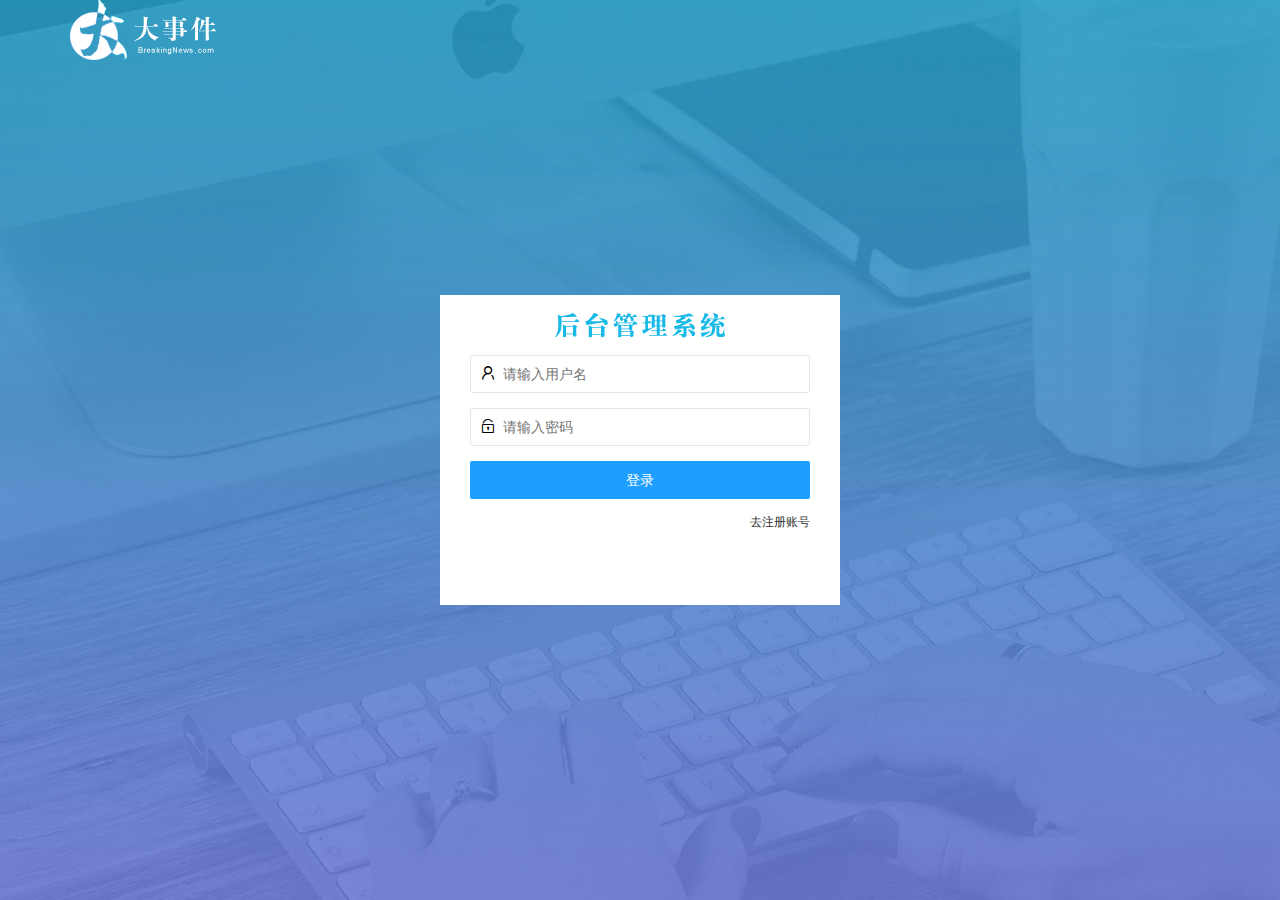
<file: login.html>
<!DOCTYPE html>
<html lang="en">

<head>
    <meta charset="UTF-8">
    <meta http-equiv="X-UA-Compatible" content="IE=edge">
    <meta name="viewport" content="width=device-width, initial-scale=1.0">
    <link rel="stylesheet" href="/assets/lib/layui/css/layui.css">
    <link rel="stylesheet" href="/assets/css/login.css">

    <title>大事件-登录/注册</title>
</head>

<body>
    <!-- 头部logo -->
    <div class="layui-main"><img src="/assets/images/logo.png" alt=""></div>
    <!-- 登录注册区域 -->
    <div class="loginAndRegbox">
        <div class="title"></div>
        <!-- 登录 -->
        <div class="login-box">
            <!-- 登录的表单 -->
            <form class='layui-form' id="form_login">
                <!-- 用户名 -->
                <div class="layui-form-item">
                    <i class="layui-icon layui-icon-username"></i>
                    <input type="text" name="user" required lay-verify="required" placeholder="请输入用户名" autocomplete="off" class="layui-input">
                </div>
                <!-- 密码 -->
                <div class="layui-form-item">
                    <i class="layui-icon layui-icon-password"></i> <input type="password" name="password" required lay-verify="required|pwd" placeholder="请输入密码" autocomplete="off" class="layui-input">
                </div>
                <div class="layui-form-item">
                    <button class="layui-btn layui-btn-fluid layui-btn-normal" lay-submit>登录</button>
                </div>
                <div class="layui-form-item links"> <a href="javascript:;" id='link_reg'>去注册账号</a></div>
            </form>

        </div>
        <!-- 注册 -->
        <div class='reg-box'>
            <!-- 注册表单 -->
            <form class='layui-form' id="form_reg">
                <!-- 用户名 -->
                <div class="layui-form-item">
                    <i class="layui-icon layui-icon-username"></i>
                    <input type="text" name="user" required lay-verify="required" placeholder="请输入用户名" autocomplete="off" class="layui-input">
                </div>
                <!-- 密码 -->
                <div class="layui-form-item">
                    <i class="layui-icon layui-icon-password"></i> <input type="password" name="password" required lay-verify="required|pwd" placeholder="请输入密码" autocomplete="off" class="layui-input">
                </div>
                <!-- 请再次输入密码 -->
                <div class="layui-form-item">
                    <i class="layui-icon layui-icon-password"></i><input type="password" name="repassword" required lay-verify="required|pwd|repwd" placeholder="请再次输入密码" autocomplete="off" class="layui-input">
                </div>
                <div class="layui-form-item">
                    <button class="layui-btn layui-btn-fluid layui-btn-normal" lay-submit>注册</button>
                </div>
                <div class="layui-form-item links"> <a href="javascript:;" id='link_login' id='link_login'>去登录</a></div>
            </form>

        </div>
        <!-- js:注意顺序 -->
        <script src="assets/lib/layui/layui.all.js"></script>

        <script src="assets/lib/jquery.js"></script>
        <!-- 自己封装的 -->
        <script src="/assets/js/baseAPI.js"></script>
        <script src="assets/js/login.js"></script>
</body>

</html>
</file>
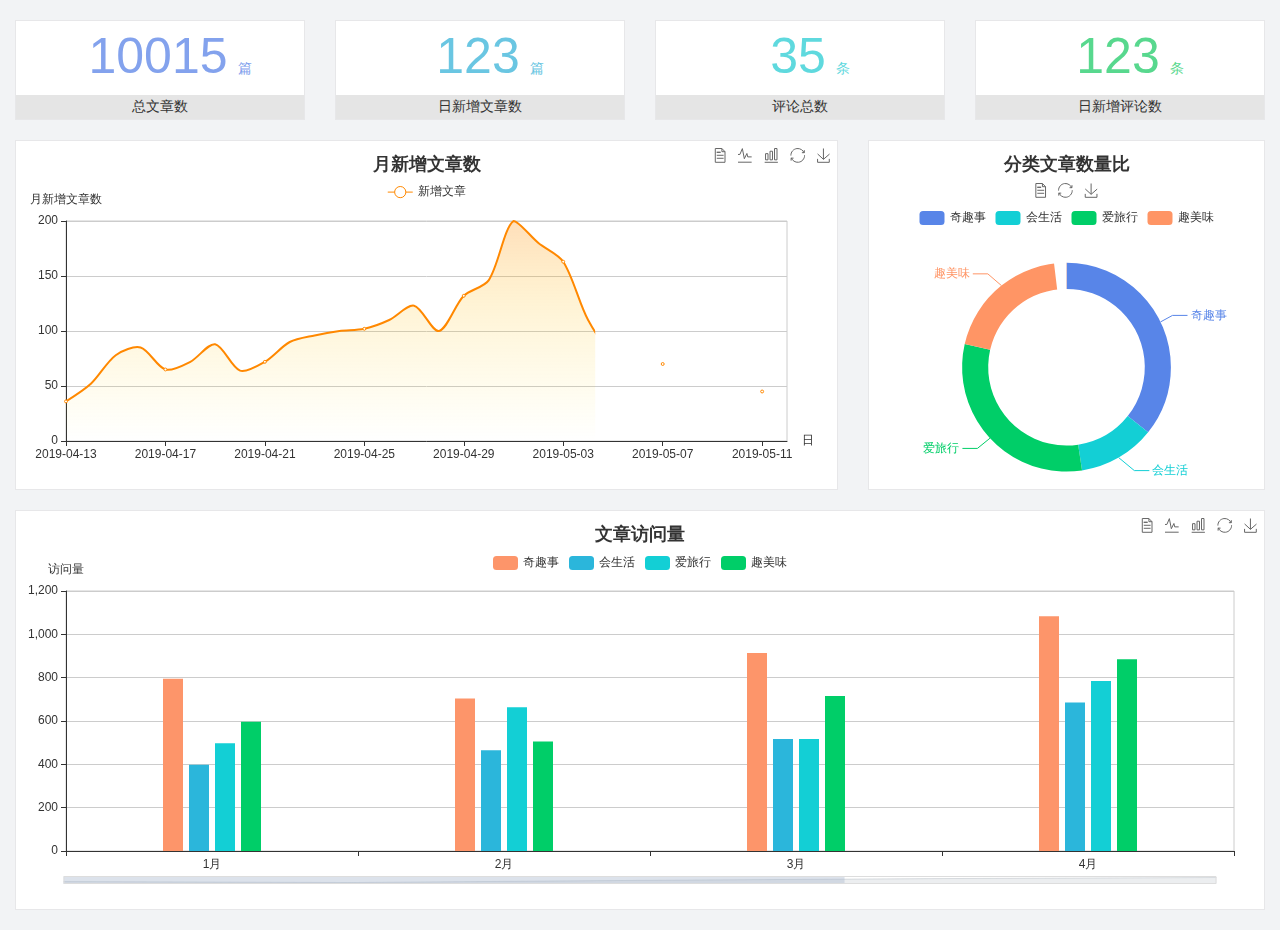
<file: home/dashboard.html>
<!DOCTYPE html>
<html lang="en">

<head>
  <meta charset="UTF-8">
  <meta name="viewport" content="width=device-width, initial-scale=1.0">
  <meta http-equiv="X-UA-Compatible" content="ie=edge">
  <title>图表统计</title>
  <link rel="stylesheet" href="../../assets/lib/bootstrap.css" />
  <link rel="stylesheet" href="../../assets/lib/main.css" />
  <script src="../../assets/lib/jquery.js"></script>
  <script type="text/javascript" src="../../assets/lib/echarts.min.js"></script>
</head>

<body>
  <div class="container-fluid">
    <div class="row spannel_list">
      <div class="col-sm-3 col-xs-6">
        <div class="spannel">
          <em>10015</em><span>篇</span>
          <b>总文章数</b>
        </div>
      </div>
      <div class="col-sm-3 col-xs-6">
        <div class="spannel scolor01">
          <em>123</em><span>篇</span>
          <b>日新增文章数</b>
        </div>
      </div>
      <div class="col-sm-3 col-xs-6">
        <div class="spannel scolor02">
          <em>35</em><span>条</span>
          <b>评论总数</b>
        </div>
      </div>
      <div class="col-sm-3 col-xs-6">
        <div class="spannel scolor03">
          <em>123</em><span>条</span>
          <b>日新增评论数</b>
        </div>
      </div>
    </div>
  </div>

  <div class="container-fluid">
    <div class="row curve-pie">
      <div class="col-lg-8 col-md-8">
        <div class="gragh_pannel" id="curve_show"></div>
      </div>
      <div class="col-lg-4 col-md-4">
        <div class="gragh_pannel" id="pie_show"></div>
      </div>
    </div>
  </div>

  <div class="container-fluid">
    <div class="column_pannel" id="column_show"></div>
  </div>

  <script>
    var oChart = echarts.init(document.getElementById('curve_show'));
    var aList_all = [
      { 'count': 36, 'date': '2019-04-13' },
      { 'count': 52, 'date': '2019-04-14' },
      { 'count': 78, 'date': '2019-04-15' },
      { 'count': 85, 'date': '2019-04-16' },
      { 'count': 65, 'date': '2019-04-17' },
      { 'count': 72, 'date': '2019-04-18' },
      { 'count': 88, 'date': '2019-04-19' },
      { 'count': 64, 'date': '2019-04-20' },
      { 'count': 72, 'date': '2019-04-21' },
      { 'count': 90, 'date': '2019-04-22' },
      { 'count': 96, 'date': '2019-04-23' },
      { 'count': 100, 'date': '2019-04-24' },
      { 'count': 102, 'date': '2019-04-25' },
      { 'count': 110, 'date': '2019-04-26' },
      { 'count': 123, 'date': '2019-04-27' },
      { 'count': 100, 'date': '2019-04-28' },
      { 'count': 132, 'date': '2019-04-29' },
      { 'count': 146, 'date': '2019-04-30' },
      { 'count': 200, 'date': '2019-05-01' },
      { 'count': 180, 'date': '2019-05-02' },
      { 'count': 163, 'date': '2019-05-03' },
      { 'count': 110, 'date': '2019-05-04' },
      { 'count': 80, 'date': '2019-05-05' },
      { 'count': 82, 'date': '2019-05-06' },
      { 'count': 70, 'date': '2019-05-07' },
      { 'count': 65, 'date': '2019-05-08' },
      { 'count': 54, 'date': '2019-05-09' },
      { 'count': 40, 'date': '2019-05-10' },
      { 'count': 45, 'date': '2019-05-11' },
      { 'count': 38, 'date': '2019-05-12' },
    ];

    let aCount = [];
    let aDate = [];

    for (var i = 0; i < aList_all.length; i++) {
      aCount.push(aList_all[i].count);
      aDate.push(aList_all[i].date);
    }

    var chartopt = {
      title: {
        text: '月新增文章数',
        left: 'center',
        top: '10'
      },
      tooltip: {
        trigger: 'axis'
      },
      legend: {
        data: ['新增文章'],
        top: '40'
      },
      toolbox: {
        show: true,
        feature: {
          mark: { show: true },
          dataView: { show: true, readOnly: false },
          magicType: { show: true, type: ['line', 'bar'] },
          restore: { show: true },
          saveAsImage: { show: true }
        }
      },
      calculable: true,
      xAxis: [
        {
          name: '日',
          type: 'category',
          boundaryGap: false,
          data: aDate
        }
      ],
      yAxis: [
        {
          name: '月新增文章数',
          type: 'value'
        }
      ],
      series: [
        {
          name: '新增文章',
          type: 'line',
          smooth: true,
          itemStyle: { normal: { areaStyle: { type: 'default' }, color: '#f80' }, lineStyle: { color: '#f80' } },
          data: aCount
        }],
      areaStyle: {
        normal: {
          color: new echarts.graphic.LinearGradient(0, 0, 0, 1, [{
            offset: 0,
            color: 'rgba(255,136,0,0.39)'
          }, {
            offset: .34,
            color: 'rgba(255,180,0,0.25)'
          }, {
            offset: 1,
            color: 'rgba(255,222,0,0.00)'
          }])

        }
      },
      grid: {
        show: true,
        x: 50,
        x2: 50,
        y: 80,
        height: 220
      }
    };

    oChart.setOption(chartopt);


    var oPie = echarts.init(document.getElementById('pie_show'));
    var oPieopt =
    {
      title: {
        top: 10,
        text: '分类文章数量比',
        x: 'center'
      },
      tooltip: {
        trigger: 'item',
        formatter: "{a} <br/>{b} : {c} ({d}%)"
      },
      color: ['#5885e8', '#13cfd5', '#00ce68', '#ff9565'],
      legend: {
        x: 'center',
        top: 65,
        data: ['奇趣事', '会生活', '爱旅行', '趣美味']
      },
      toolbox: {
        show: true,
        x: 'center',
        top: 35,
        feature: {
          mark: { show: true },
          dataView: { show: true, readOnly: false },
          magicType: {
            show: true,
            type: ['pie', 'funnel'],
            option: {
              funnel: {
                x: '25%',
                width: '50%',
                funnelAlign: 'left',
                max: 1548
              }
            }
          },
          restore: { show: true },
          saveAsImage: { show: true }
        }
      },
      calculable: true,
      series: [
        {
          name: '访问来源',
          type: 'pie',
          radius: ['45%', '60%'],
          center: ['50%', '65%'],
          data: [
            { value: 300, name: '奇趣事' },
            { value: 100, name: '会生活' },
            { value: 260, name: '爱旅行' },
            { value: 180, name: '趣美味' }
          ]
        }
      ]
    };
    oPie.setOption(oPieopt);



    var oColumn = this.echarts.init(document.getElementById('column_show'));
    var oColumnopt =
    {
      title: {
        text: '文章访问量',
        left: 'center',
        top: '10'
      },
      tooltip: {
        trigger: 'axis'
      },
      legend: {
        data: ['奇趣事', '会生活', '爱旅行', '趣美味'],
        top: '40'
      },
      toolbox: {
        show: true,
        feature: {
          mark: { show: true },
          dataView: { show: true, readOnly: false },
          magicType: { show: true, type: ['line', 'bar'] },
          restore: { show: true },
          saveAsImage: { show: true }
        }
      },
      calculable: true,
      xAxis: [
        {
          type: 'category',
          data: ['1月', '2月', '3月', '4月', '5月']
        }
      ],
      yAxis: [
        {
          name: '访问量',
          type: 'value'
        }
      ],
      series: [
        {
          name: '奇趣事',
          type: 'bar',
          barWidth: 20,
          itemStyle: {
            normal: { areaStyle: { type: 'default' }, color: '#fd956a' }
          },
          data: [800, 708, 920, 1090, 1200]
        },
        {
          name: '会生活',
          type: 'bar',
          barWidth: 20,
          itemStyle: {
            normal: { areaStyle: { type: 'default' }, color: '#2bb6db' }
          },
          data: [400, 468, 520, 690, 800]
        },
        {
          name: '爱旅行',
          type: 'bar',
          barWidth: 20,
          itemStyle: {
            normal: { areaStyle: { type: 'default' }, color: '#13cfd5' }
          },
          data: [500, 668, 520, 790, 900]
        },
        {
          name: '趣美味',
          type: 'bar',
          barWidth: 20,
          itemStyle: {
            normal: { areaStyle: { type: 'default' }, color: '#00ce68' }
          },
          data: [600, 508, 720, 890, 1000]
        }
      ],
      grid: {
        show: true,
        x: 50,
        x2: 30,
        y: 80,
        height: 260
      },
      dataZoom: [//给x轴设置滚动条
        {
          start: 0,//默认为0
          end: 100 - 1000 / 31,//默认为100
          type: 'slider',
          show: true,
          xAxisIndex: [0],
          handleSize: 0,//滑动条的 左右2个滑动条的大小
          height: 8,//组件高度
          left: 45, //左边的距离
          right: 50,//右边的距离
          bottom: 26,//右边的距离
          handleColor: '#ddd',//h滑动图标的颜色
          handleStyle: {
            borderColor: "#cacaca",
            borderWidth: "1",
            shadowBlur: 2,
            background: "#ddd",
            shadowColor: "#ddd",
          }
        }]
    };
    oColumn.setOption(oColumnopt);
  </script>
</body>

</html>
</file>
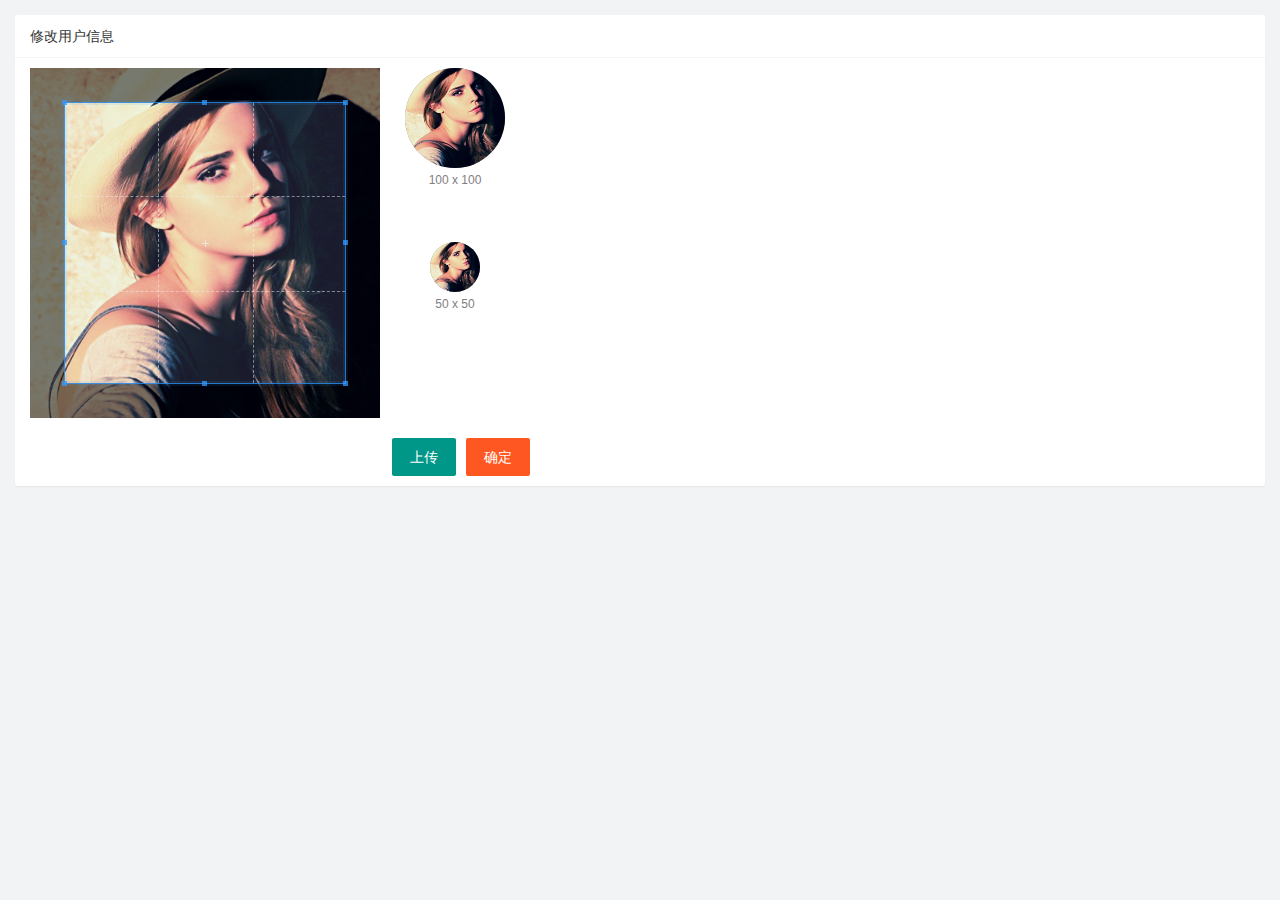
<file: user/user_avatar.html>
<!DOCTYPE html>
<html lang="en">

<head>
    <meta charset="UTF-8">
    <meta http-equiv="X-UA-Compatible" content="IE=edge">
    <meta name="viewport" content="width=device-width, initial-scale=1.0">
    <title>更换头像</title>
    <link rel="stylesheet" href="/assets/lib/layui/css/layui.css">
    <link rel="stylesheet" href="/assets/css/user/user_avatar.css">
    <link rel="stylesheet" href="/assets/lib/cropper/cropper.css">
</head>

<body>
    <div class="layui-card">
        <div class="layui-card-header">修改用户信息</div>
        <div class="layui-card-body">
            <!-- 第一行的图片裁剪和预览区域 -->
            <div class="row1">
                <!-- 图片裁剪区域 -->
                <div class="cropper-box">
                    <!-- 这个 img 标签很重要，将来会把它初始化为裁剪区域 -->
                    <img id="image" src="/assets/images/sample.jpg" />
                </div>
                <!-- 图片的预览区域 -->
                <div class="preview-box">
                    <div>
                        <!-- 宽高为 100px 的预览区域 -->
                        <div class="img-preview w100"></div>
                        <p class="size">100 x 100</p>
                    </div>
                    <div>
                        <!-- 宽高为 50px 的预览区域 -->
                        <div class="img-preview w50"></div>
                        <p class="size">50 x 50</p>
                    </div>
                </div>
            </div>

            <!-- 第二行的按钮区域 -->
            <div class="row2">
                <input type="file" id='file' accept="image/png,image/jpg">
                <button type="button" class="layui-btn" id="btnChooseImage">上传</button>
                <button type="button" class="layui-btn layui-btn-danger" id='btnUpload'>确定</button>
            </div>
        </div>
    </div>
    <script src="/assets/lib/layui/layui.all.js"></script>
    <script src="/assets/lib/jquery.js"></script>
    <script src="/assets/lib/cropper/Cropper.js"></script>
    <script src="/assets/lib/cropper/jquery-cropper.js"></script>
    <script src="/assets/js/baseAPI.js"></script>
    <script src="/assets/js/user_avatar.js"></script>
</body>

</html>
</file>
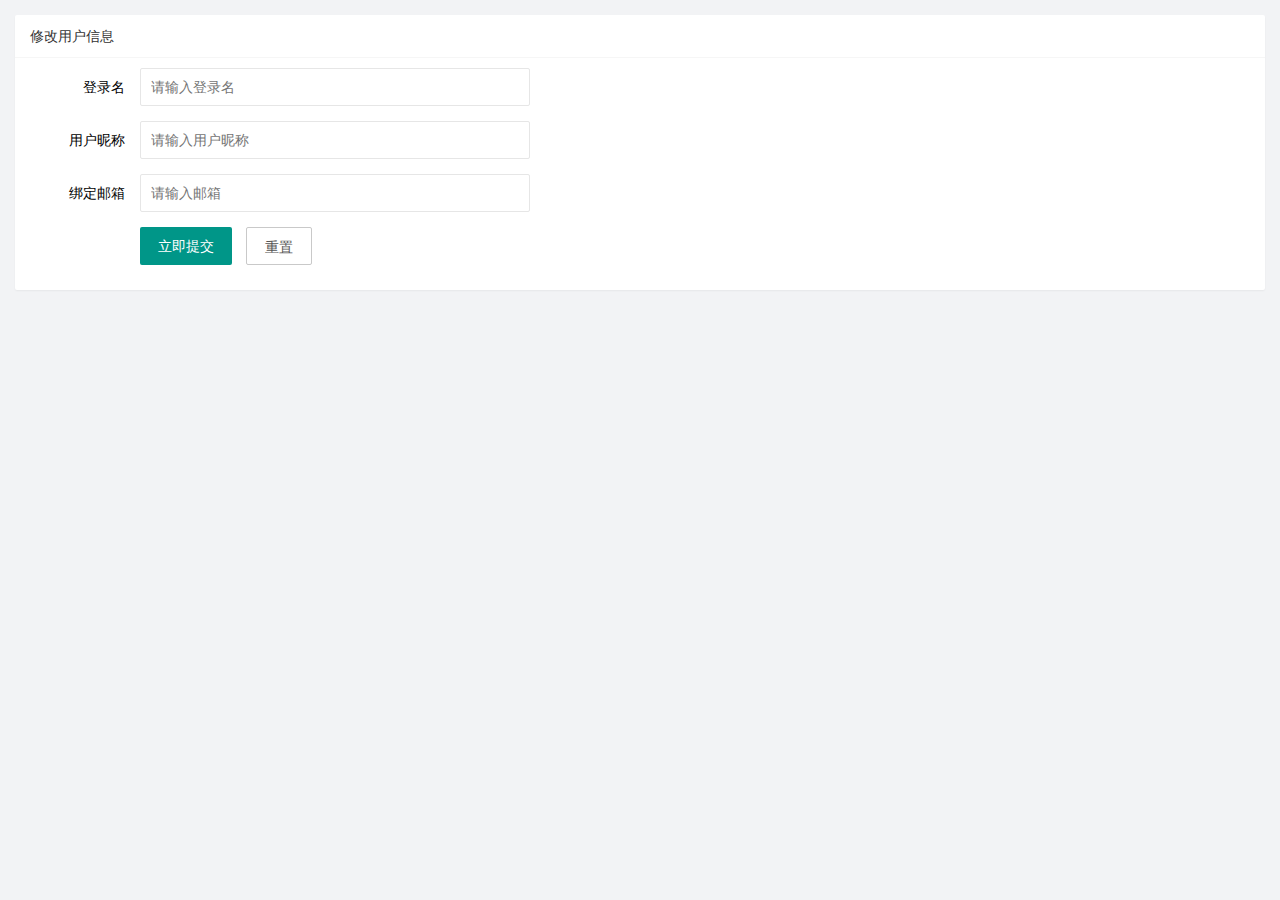
<file: user/user_info.html>
<!DOCTYPE html>
<html lang="en">

<head>
    <meta charset="UTF-8">
    <meta http-equiv="X-UA-Compatible" content="IE=edge">
    <meta name="viewport" content="width=device-width, initial-scale=1.0">
    <title>Document</title>
    <link rel="stylesheet" href="/assets/lib/layui/css/layui.css">
    <link rel="stylesheet" href="/assets/css/user/user_info.css">
</head>

<body>
    <div class="layui-card">
        <div class="layui-card-header">修改用户信息</div>
        <div class="layui-card-body">
            <form class="layui-form" lay-filter='formUserInfo'>
                <div class="layui-form-item">
                    <label class="layui-form-label">登录名</label>
                    <div class="layui-input-block">
                        <input type="text" name="username" required lay-verify="required" placeholder="请输入登录名" autocomplete="off" class="layui-input" readonly>
                    </div>
                </div>
                <div class="layui-form-item">
                    <label class="layui-form-label">用户昵称</label>
                    <div class="layui-input-block">
                        <input type="text" name="nickname" required lay-verify="required|nickname" placeholder="请输入用户昵称" autocomplete="off" class="layui-input">
                    </div>
                </div>
                <div class="layui-form-item">
                    <label class="layui-form-label">绑定邮箱</label>
                    <div class="layui-input-block">
                        <input type="email" name="email" required lay-verify="required|email" placeholder="请输入邮箱" autocomplete="off" class="layui-input">
                    </div>
                </div>
                <div class="layui-form-item">
                    <div class="layui-input-block">
                        <button class="layui-btn" lay-submit id='btnSubmit'>立即提交</button>
                        <button type="reset" class="layui-btn layui-btn-primary" id='btnReset'>重置</button>
                    </div>
                </div>
            </form>

        </div>
    </div>
    <script src="/assets/lib/layui/layui.all.js"></script>
    <script src="/assets/lib/jquery.js"></script>
    <script src="/assets/js/baseAPI.js"></script>
    <script src="/assets/js/user_info.js"></script>
</body>

</html>
</file>
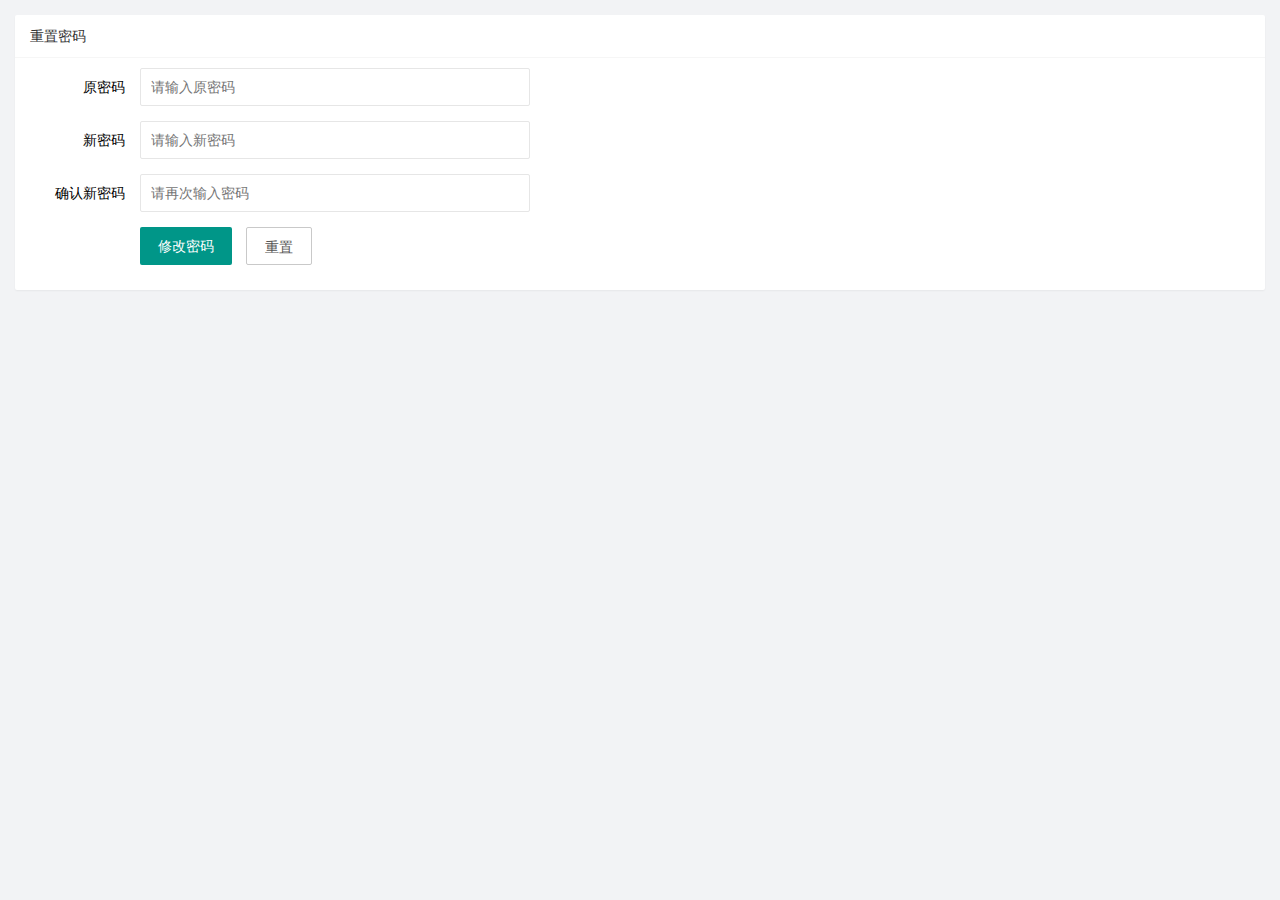
<file: user/user_pwd.html>
<!DOCTYPE html>
<html lang="en">

<head>
    <meta charset="UTF-8">
    <meta http-equiv="X-UA-Compatible" content="IE=edge">
    <meta name="viewport" content="width=device-width, initial-scale=1.0">
    <title>Document</title>
    <link rel="stylesheet" href="/assets/lib/layui/css/layui.css">
    <link rel="stylesheet" href="/assets/css/user/user_pwd.css">
</head>

<body>
    <div class="layui-card">
        <div class="layui-card-header">重置密码</div>
        <div class="layui-card-body">
            <form class="layui-form">
                <div class="layui-form-item">
                    <label class="layui-form-label">原密码</label>
                    <div class="layui-input-block">
                        <input type="password" name="oldPwd" required lay-verify="required" placeholder="请输入原密码" autocomplete="off" class="layui-input">
                    </div>
                </div>
                <div class="layui-form-item">
                    <label class="layui-form-label">新密码</label>
                    <div class="layui-input-block">
                        <input type="password" name="newPwd" required lay-verify="required|pwd|samePwd" placeholder="请输入新密码" autocomplete="off" class="layui-input">
                    </div>
                </div>
                <div class="layui-form-item">
                    <label class="layui-form-label">确认新密码
                    </label>
                    <div class="layui-input-block">
                        <input type="password" name="rePwd" required lay-verify="required|pwd|rePwd" placeholder="请再次输入密码" autocomplete="off" class="layui-input">
                    </div>
                </div>
                <div class="layui-form-item">
                    <div class="layui-input-block">
                        <button class="layui-btn" lay-submit id='btnSubmit'>修改密码</button>
                        <button type="reset" class="layui-btn layui-btn-primary" id='btnReset'>重置</button>
                    </div>
                </div>
            </form>

        </div>
    </div>
    <script src="/assets/lib/layui/layui.all.js"></script>
    <script src="/assets/lib/jquery.js"></script>
    <script src="/assets/js/baseAPI.js"></script>
    <script src="/assets/js/user_pwd.js"></script>
</body>

</html>
</file>
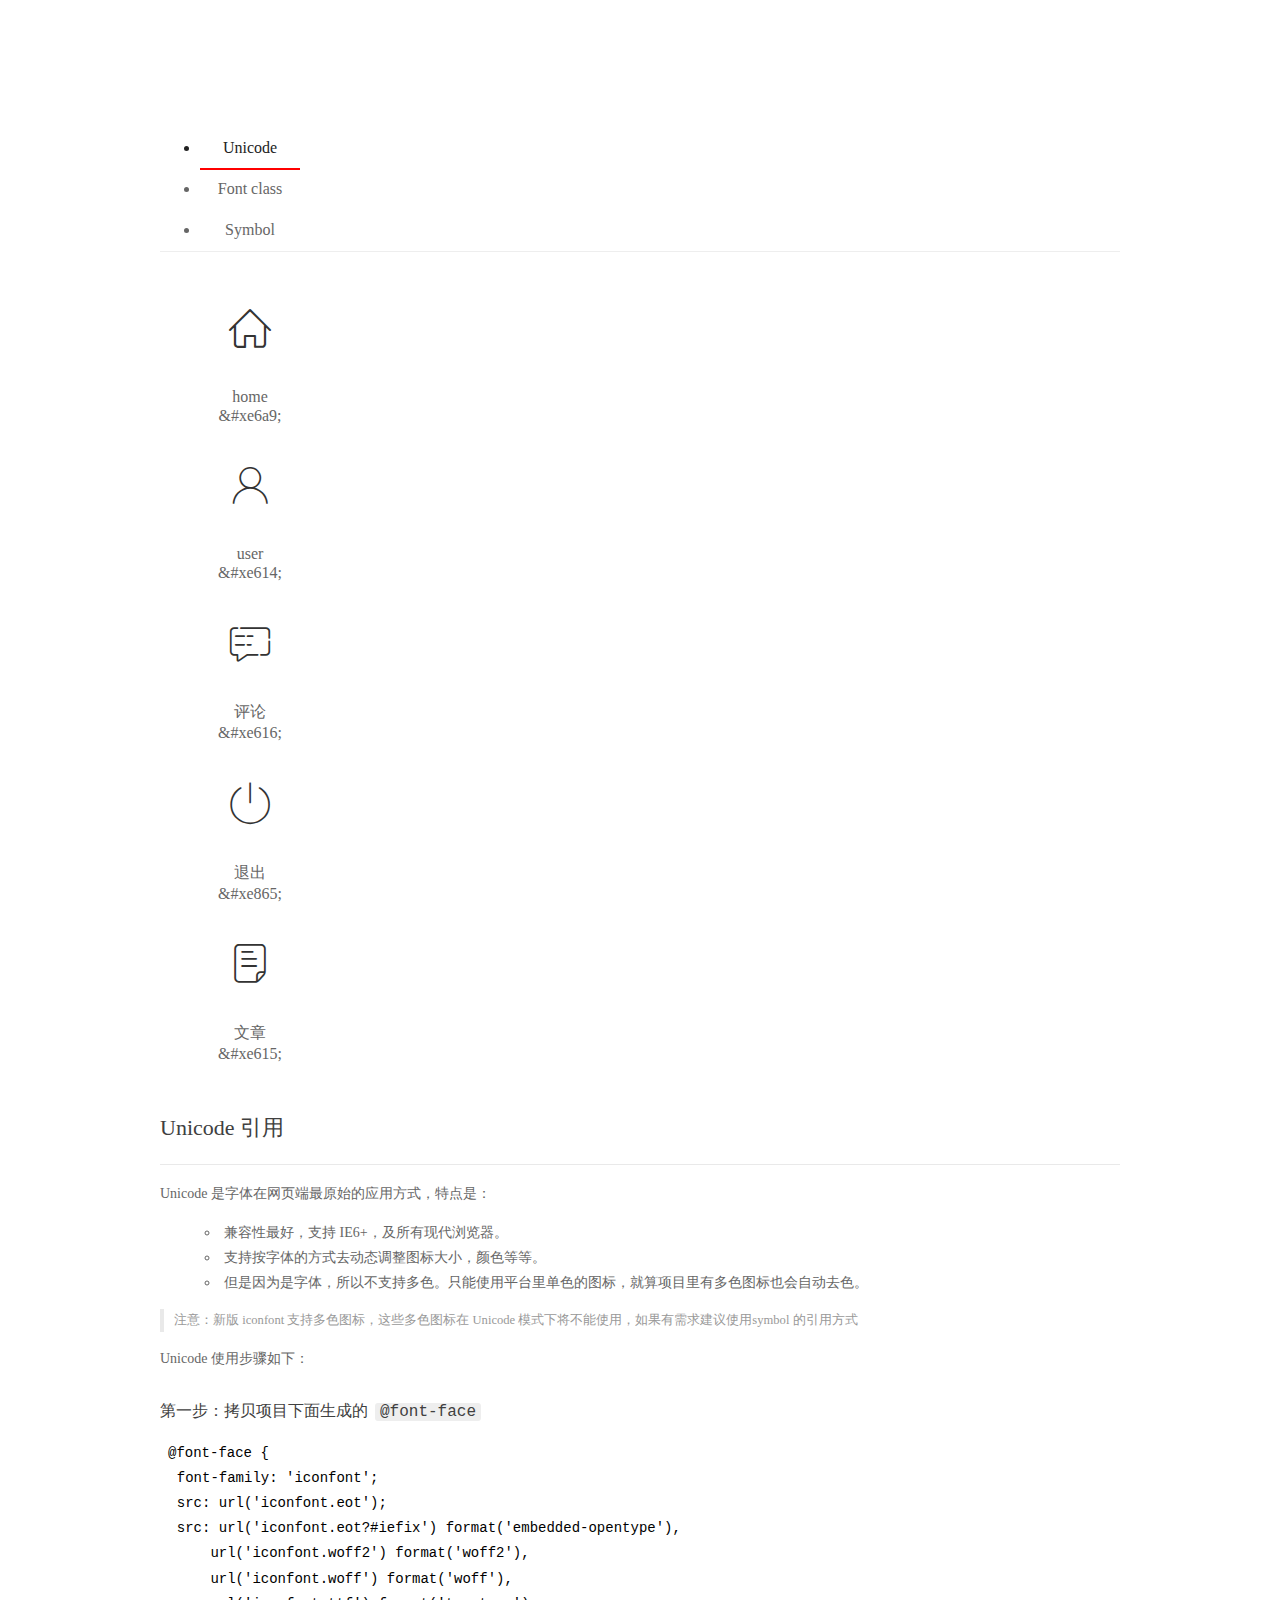
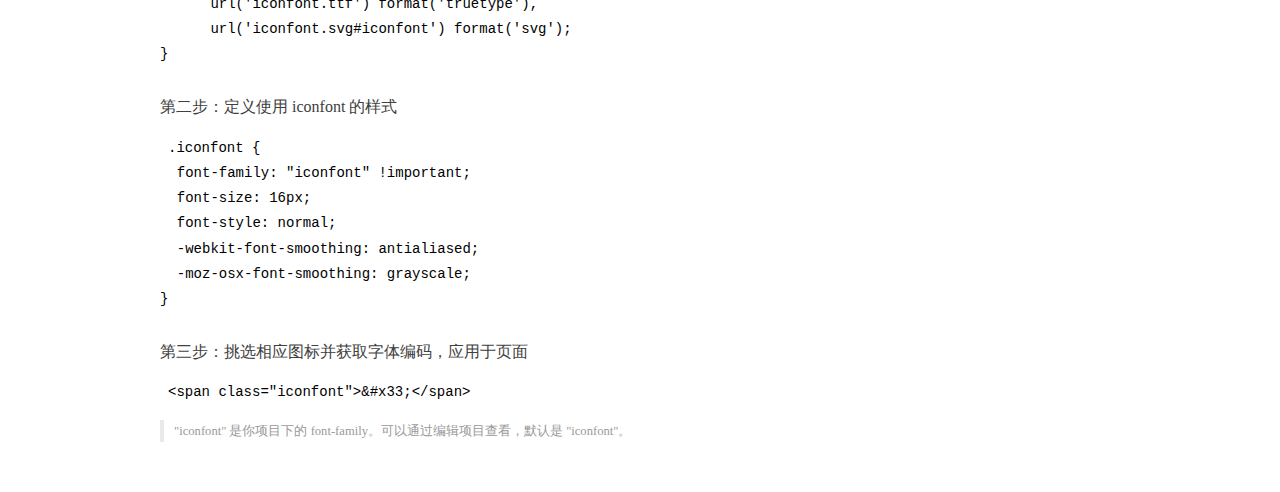
<file: assets/fonts/demo_index.html>
<!DOCTYPE html>
<html>
<head>
  <meta charset="utf-8"/>
  <title>IconFont Demo</title>
  <link rel="shortcut icon" href="https://gtms04.alicdn.com/tps/i4/TB1_oz6GVXXXXaFXpXXJDFnIXXX-64-64.ico" type="image/x-icon"/>
  <link rel="stylesheet" href="https://g.alicdn.com/thx/cube/1.3.2/cube.min.css">
  <link rel="stylesheet" href="demo.css">
  <link rel="stylesheet" href="iconfont.css">
  <script src="iconfont.js"></script>
  <!-- jQuery -->
  <script src="https://a1.alicdn.com/oss/uploads/2018/12/26/7bfddb60-08e8-11e9-9b04-53e73bb6408b.js"></script>
  <!-- 代码高亮 -->
  <script src="https://a1.alicdn.com/oss/uploads/2018/12/26/a3f714d0-08e6-11e9-8a15-ebf944d7534c.js"></script>
</head>
<body>
  <div class="main">
    <h1 class="logo"><a href="https://www.iconfont.cn/" title="iconfont 首页" target="_blank">&#xe86b;</a></h1>
    <div class="nav-tabs">
      <ul id="tabs" class="dib-box">
        <li class="dib active"><span>Unicode</span></li>
        <li class="dib"><span>Font class</span></li>
        <li class="dib"><span>Symbol</span></li>
      </ul>
      
    </div>
    <div class="tab-container">
      <div class="content unicode" style="display: block;">
          <ul class="icon_lists dib-box">
          
            <li class="dib">
              <span class="icon iconfont">&#xe6a9;</span>
                <div class="name">home</div>
                <div class="code-name">&amp;#xe6a9;</div>
              </li>
          
            <li class="dib">
              <span class="icon iconfont">&#xe614;</span>
                <div class="name">user</div>
                <div class="code-name">&amp;#xe614;</div>
              </li>
          
            <li class="dib">
              <span class="icon iconfont">&#xe616;</span>
                <div class="name">评论</div>
                <div class="code-name">&amp;#xe616;</div>
              </li>
          
            <li class="dib">
              <span class="icon iconfont">&#xe865;</span>
                <div class="name">退出</div>
                <div class="code-name">&amp;#xe865;</div>
              </li>
          
            <li class="dib">
              <span class="icon iconfont">&#xe615;</span>
                <div class="name">文章</div>
                <div class="code-name">&amp;#xe615;</div>
              </li>
          
          </ul>
          <div class="article markdown">
          <h2 id="unicode-">Unicode 引用</h2>
          <hr>

          <p>Unicode 是字体在网页端最原始的应用方式，特点是：</p>
          <ul>
            <li>兼容性最好，支持 IE6+，及所有现代浏览器。</li>
            <li>支持按字体的方式去动态调整图标大小，颜色等等。</li>
            <li>但是因为是字体，所以不支持多色。只能使用平台里单色的图标，就算项目里有多色图标也会自动去色。</li>
          </ul>
          <blockquote>
            <p>注意：新版 iconfont 支持多色图标，这些多色图标在 Unicode 模式下将不能使用，如果有需求建议使用symbol 的引用方式</p>
          </blockquote>
          <p>Unicode 使用步骤如下：</p>
          <h3 id="-font-face">第一步：拷贝项目下面生成的 <code>@font-face</code></h3>
<pre><code class="language-css"
>@font-face {
  font-family: 'iconfont';
  src: url('iconfont.eot');
  src: url('iconfont.eot?#iefix') format('embedded-opentype'),
      url('iconfont.woff2') format('woff2'),
      url('iconfont.woff') format('woff'),
      url('iconfont.ttf') format('truetype'),
      url('iconfont.svg#iconfont') format('svg');
}
</code></pre>
          <h3 id="-iconfont-">第二步：定义使用 iconfont 的样式</h3>
<pre><code class="language-css"
>.iconfont {
  font-family: "iconfont" !important;
  font-size: 16px;
  font-style: normal;
  -webkit-font-smoothing: antialiased;
  -moz-osx-font-smoothing: grayscale;
}
</code></pre>
          <h3 id="-">第三步：挑选相应图标并获取字体编码，应用于页面</h3>
<pre>
<code class="language-html"
>&lt;span class="iconfont"&gt;&amp;#x33;&lt;/span&gt;
</code></pre>
          <blockquote>
            <p>"iconfont" 是你项目下的 font-family。可以通过编辑项目查看，默认是 "iconfont"。</p>
          </blockquote>
          </div>
      </div>
      <div class="content font-class">
        <ul class="icon_lists dib-box">
          
          <li class="dib">
            <span class="icon iconfont icon-home"></span>
            <div class="name">
              home
            </div>
            <div class="code-name">.icon-home
            </div>
          </li>
          
          <li class="dib">
            <span class="icon iconfont icon-user"></span>
            <div class="name">
              user
            </div>
            <div class="code-name">.icon-user
            </div>
          </li>
          
          <li class="dib">
            <span class="icon iconfont icon-pinglun"></span>
            <div class="name">
              评论
            </div>
            <div class="code-name">.icon-pinglun
            </div>
          </li>
          
          <li class="dib">
            <span class="icon iconfont icon-tuichu"></span>
            <div class="name">
              退出
            </div>
            <div class="code-name">.icon-tuichu
            </div>
          </li>
          
          <li class="dib">
            <span class="icon iconfont icon-16"></span>
            <div class="name">
              文章
            </div>
            <div class="code-name">.icon-16
            </div>
          </li>
          
        </ul>
        <div class="article markdown">
        <h2 id="font-class-">font-class 引用</h2>
        <hr>

        <p>font-class 是 Unicode 使用方式的一种变种，主要是解决 Unicode 书写不直观，语意不明确的问题。</p>
        <p>与 Unicode 使用方式相比，具有如下特点：</p>
        <ul>
          <li>兼容性良好，支持 IE8+，及所有现代浏览器。</li>
          <li>相比于 Unicode 语意明确，书写更直观。可以很容易分辨这个 icon 是什么。</li>
          <li>因为使用 class 来定义图标，所以当要替换图标时，只需要修改 class 里面的 Unicode 引用。</li>
          <li>不过因为本质上还是使用的字体，所以多色图标还是不支持的。</li>
        </ul>
        <p>使用步骤如下：</p>
        <h3 id="-fontclass-">第一步：引入项目下面生成的 fontclass 代码：</h3>
<pre><code class="language-html">&lt;link rel="stylesheet" href="./iconfont.css"&gt;
</code></pre>
        <h3 id="-">第二步：挑选相应图标并获取类名，应用于页面：</h3>
<pre><code class="language-html">&lt;span class="iconfont icon-xxx"&gt;&lt;/span&gt;
</code></pre>
        <blockquote>
          <p>"
            iconfont" 是你项目下的 font-family。可以通过编辑项目查看，默认是 "iconfont"。</p>
        </blockquote>
      </div>
      </div>
      <div class="content symbol">
          <ul class="icon_lists dib-box">
          
            <li class="dib">
                <svg class="icon svg-icon" aria-hidden="true">
                  <use xlink:href="#icon-home"></use>
                </svg>
                <div class="name">home</div>
                <div class="code-name">#icon-home</div>
            </li>
          
            <li class="dib">
                <svg class="icon svg-icon" aria-hidden="true">
                  <use xlink:href="#icon-user"></use>
                </svg>
                <div class="name">user</div>
                <div class="code-name">#icon-user</div>
            </li>
          
            <li class="dib">
                <svg class="icon svg-icon" aria-hidden="true">
                  <use xlink:href="#icon-pinglun"></use>
                </svg>
                <div class="name">评论</div>
                <div class="code-name">#icon-pinglun</div>
            </li>
          
            <li class="dib">
                <svg class="icon svg-icon" aria-hidden="true">
                  <use xlink:href="#icon-tuichu"></use>
                </svg>
                <div class="name">退出</div>
                <div class="code-name">#icon-tuichu</div>
            </li>
          
            <li class="dib">
                <svg class="icon svg-icon" aria-hidden="true">
                  <use xlink:href="#icon-16"></use>
                </svg>
                <div class="name">文章</div>
                <div class="code-name">#icon-16</div>
            </li>
          
          </ul>
          <div class="article markdown">
          <h2 id="symbol-">Symbol 引用</h2>
          <hr>

          <p>这是一种全新的使用方式，应该说这才是未来的主流，也是平台目前推荐的用法。相关介绍可以参考这篇<a href="">文章</a>
            这种用法其实是做了一个 SVG 的集合，与另外两种相比具有如下特点：</p>
          <ul>
            <li>支持多色图标了，不再受单色限制。</li>
            <li>通过一些技巧，支持像字体那样，通过 <code>font-size</code>, <code>color</code> 来调整样式。</li>
            <li>兼容性较差，支持 IE9+，及现代浏览器。</li>
            <li>浏览器渲染 SVG 的性能一般，还不如 png。</li>
          </ul>
          <p>使用步骤如下：</p>
          <h3 id="-symbol-">第一步：引入项目下面生成的 symbol 代码：</h3>
<pre><code class="language-html">&lt;script src="./iconfont.js"&gt;&lt;/script&gt;
</code></pre>
          <h3 id="-css-">第二步：加入通用 CSS 代码（引入一次就行）：</h3>
<pre><code class="language-html">&lt;style&gt;
.icon {
  width: 1em;
  height: 1em;
  vertical-align: -0.15em;
  fill: currentColor;
  overflow: hidden;
}
&lt;/style&gt;
</code></pre>
          <h3 id="-">第三步：挑选相应图标并获取类名，应用于页面：</h3>
<pre><code class="language-html">&lt;svg class="icon" aria-hidden="true"&gt;
  &lt;use xlink:href="#icon-xxx"&gt;&lt;/use&gt;
&lt;/svg&gt;
</code></pre>
          </div>
      </div>

    </div>
  </div>
  <script>
  $(document).ready(function () {
      $('.tab-container .content:first').show()

      $('#tabs li').click(function (e) {
        var tabContent = $('.tab-container .content')
        var index = $(this).index()

        if ($(this).hasClass('active')) {
          return
        } else {
          $('#tabs li').removeClass('active')
          $(this).addClass('active')

          tabContent.hide().eq(index).fadeIn()
        }
      })
    })
  </script>
</body>
</html>
</file>
<file: assets/lib/layui/css/layui.css>
/** layui-v2.5.5 MIT License By https://www.layui.com */
 .layui-inline,img{display:inline-block;vertical-align:middle}h1,h2,h3,h4,h5,h6{font-weight:400}.layui-edge,.layui-header,.layui-inline,.layui-main{position:relative}.layui-body,.layui-edge,.layui-elip{overflow:hidden}.layui-btn,.layui-edge,.layui-inline,img{vertical-align:middle}.layui-btn,.layui-disabled,.layui-icon,.layui-unselect{-moz-user-select:none;-webkit-user-select:none;-ms-user-select:none}.layui-elip,.layui-form-checkbox span,.layui-form-pane .layui-form-label{text-overflow:ellipsis;white-space:nowrap}.layui-breadcrumb,.layui-tree-btnGroup{visibility:hidden}blockquote,body,button,dd,div,dl,dt,form,h1,h2,h3,h4,h5,h6,input,li,ol,p,pre,td,textarea,th,ul{margin:0;padding:0;-webkit-tap-highlight-color:rgba(0,0,0,0)}a:active,a:hover{outline:0}img{border:none}li{list-style:none}table{border-collapse:collapse;border-spacing:0}h4,h5,h6{font-size:100%}button,input,optgroup,option,select,textarea{font-family:inherit;font-size:inherit;font-style:inherit;font-weight:inherit;outline:0}pre{white-space:pre-wrap;white-space:-moz-pre-wrap;white-space:-pre-wrap;white-space:-o-pre-wrap;word-wrap:break-word}body{line-height:24px;font:14px Helvetica Neue,Helvetica,PingFang SC,Tahoma,Arial,sans-serif}hr{height:1px;margin:10px 0;border:0;clear:both}a{color:#333;text-decoration:none}a:hover{color:#777}a cite{font-style:normal;*cursor:pointer}.layui-border-box,.layui-border-box *{box-sizing:border-box}.layui-box,.layui-box *{box-sizing:content-box}.layui-clear{clear:both;*zoom:1}.layui-clear:after{content:'\20';clear:both;*zoom:1;display:block;height:0}.layui-inline{*display:inline;*zoom:1}.layui-edge{display:inline-block;width:0;height:0;border-width:6px;border-style:dashed;border-color:transparent}.layui-edge-top{top:-4px;border-bottom-color:#999;border-bottom-style:solid}.layui-edge-right{border-left-color:#999;border-left-style:solid}.layui-edge-bottom{top:2px;border-top-color:#999;border-top-style:solid}.layui-edge-left{border-right-color:#999;border-right-style:solid}.layui-disabled,.layui-disabled:hover{color:#d2d2d2!important;cursor:not-allowed!important}.layui-circle{border-radius:100%}.layui-show{display:block!important}.layui-hide{display:none!important}@font-face{font-family:layui-icon;src:url(../font/iconfont.eot?v=250);src:url(../font/iconfont.eot?v=250#iefix) format('embedded-opentype'),url(../font/iconfont.woff2?v=250) format('woff2'),url(../font/iconfont.woff?v=250) format('woff'),url(../font/iconfont.ttf?v=250) format('truetype'),url(../font/iconfont.svg?v=250#layui-icon) format('svg')}.layui-icon{font-family:layui-icon!important;font-size:16px;font-style:normal;-webkit-font-smoothing:antialiased;-moz-osx-font-smoothing:grayscale}.layui-icon-reply-fill:before{content:"\e611"}.layui-icon-set-fill:before{content:"\e614"}.layui-icon-menu-fill:before{content:"\e60f"}.layui-icon-search:before{content:"\e615"}.layui-icon-share:before{content:"\e641"}.layui-icon-set-sm:before{content:"\e620"}.layui-icon-engine:before{content:"\e628"}.layui-icon-close:before{content:"\1006"}.layui-icon-close-fill:before{content:"\1007"}.layui-icon-chart-screen:before{content:"\e629"}.layui-icon-star:before{content:"\e600"}.layui-icon-circle-dot:before{content:"\e617"}.layui-icon-chat:before{content:"\e606"}.layui-icon-release:before{content:"\e609"}.layui-icon-list:before{content:"\e60a"}.layui-icon-chart:before{content:"\e62c"}.layui-icon-ok-circle:before{content:"\1005"}.layui-icon-layim-theme:before{content:"\e61b"}.layui-icon-table:before{content:"\e62d"}.layui-icon-right:before{content:"\e602"}.layui-icon-left:before{content:"\e603"}.layui-icon-cart-simple:before{content:"\e698"}.layui-icon-face-cry:before{content:"\e69c"}.layui-icon-face-smile:before{content:"\e6af"}.layui-icon-survey:before{content:"\e6b2"}.layui-icon-tree:before{content:"\e62e"}.layui-icon-upload-circle:before{content:"\e62f"}.layui-icon-add-circle:before{content:"\e61f"}.layui-icon-download-circle:before{content:"\e601"}.layui-icon-templeate-1:before{content:"\e630"}.layui-icon-util:before{content:"\e631"}.layui-icon-face-surprised:before{content:"\e664"}.layui-icon-edit:before{content:"\e642"}.layui-icon-speaker:before{content:"\e645"}.layui-icon-down:before{content:"\e61a"}.layui-icon-file:before{content:"\e621"}.layui-icon-layouts:before{content:"\e632"}.layui-icon-rate-half:before{content:"\e6c9"}.layui-icon-add-circle-fine:before{content:"\e608"}.layui-icon-prev-circle:before{content:"\e633"}.layui-icon-read:before{content:"\e705"}.layui-icon-404:before{content:"\e61c"}.layui-icon-carousel:before{content:"\e634"}.layui-icon-help:before{content:"\e607"}.layui-icon-code-circle:before{content:"\e635"}.layui-icon-water:before{content:"\e636"}.layui-icon-username:before{content:"\e66f"}.layui-icon-find-fill:before{content:"\e670"}.layui-icon-about:before{content:"\e60b"}.layui-icon-location:before{content:"\e715"}.layui-icon-up:before{content:"\e619"}.layui-icon-pause:before{content:"\e651"}.layui-icon-date:before{content:"\e637"}.layui-icon-layim-uploadfile:before{content:"\e61d"}.layui-icon-delete:before{content:"\e640"}.layui-icon-play:before{content:"\e652"}.layui-icon-top:before{content:"\e604"}.layui-icon-friends:before{content:"\e612"}.layui-icon-refresh-3:before{content:"\e9aa"}.layui-icon-ok:before{content:"\e605"}.layui-icon-layer:before{content:"\e638"}.layui-icon-face-smile-fine:before{content:"\e60c"}.layui-icon-dollar:before{content:"\e659"}.layui-icon-group:before{content:"\e613"}.layui-icon-layim-download:before{content:"\e61e"}.layui-icon-picture-fine:before{content:"\e60d"}.layui-icon-link:before{content:"\e64c"}.layui-icon-diamond:before{content:"\e735"}.layui-icon-log:before{content:"\e60e"}.layui-icon-rate-solid:before{content:"\e67a"}.layui-icon-fonts-del:before{content:"\e64f"}.layui-icon-unlink:before{content:"\e64d"}.layui-icon-fonts-clear:before{content:"\e639"}.layui-icon-triangle-r:before{content:"\e623"}.layui-icon-circle:before{content:"\e63f"}.layui-icon-radio:before{content:"\e643"}.layui-icon-align-center:before{content:"\e647"}.layui-icon-align-right:before{content:"\e648"}.layui-icon-align-left:before{content:"\e649"}.layui-icon-loading-1:before{content:"\e63e"}.layui-icon-return:before{content:"\e65c"}.layui-icon-fonts-strong:before{content:"\e62b"}.layui-icon-upload:before{content:"\e67c"}.layui-icon-dialogue:before{content:"\e63a"}.layui-icon-video:before{content:"\e6ed"}.layui-icon-headset:before{content:"\e6fc"}.layui-icon-cellphone-fine:before{content:"\e63b"}.layui-icon-add-1:before{content:"\e654"}.layui-icon-face-smile-b:before{content:"\e650"}.layui-icon-fonts-html:before{content:"\e64b"}.layui-icon-form:before{content:"\e63c"}.layui-icon-cart:before{content:"\e657"}.layui-icon-camera-fill:before{content:"\e65d"}.layui-icon-tabs:before{content:"\e62a"}.layui-icon-fonts-code:before{content:"\e64e"}.layui-icon-fire:before{content:"\e756"}.layui-icon-set:before{content:"\e716"}.layui-icon-fonts-u:before{content:"\e646"}.layui-icon-triangle-d:before{content:"\e625"}.layui-icon-tips:before{content:"\e702"}.layui-icon-picture:before{content:"\e64a"}.layui-icon-more-vertical:before{content:"\e671"}.layui-icon-flag:before{content:"\e66c"}.layui-icon-loading:before{content:"\e63d"}.layui-icon-fonts-i:before{content:"\e644"}.layui-icon-refresh-1:before{content:"\e666"}.layui-icon-rmb:before{content:"\e65e"}.layui-icon-home:before{content:"\e68e"}.layui-icon-user:before{content:"\e770"}.layui-icon-notice:before{content:"\e667"}.layui-icon-login-weibo:before{content:"\e675"}.layui-icon-voice:before{content:"\e688"}.layui-icon-upload-drag:before{content:"\e681"}.layui-icon-login-qq:before{content:"\e676"}.layui-icon-snowflake:before{content:"\e6b1"}.layui-icon-file-b:before{content:"\e655"}.layui-icon-template:before{content:"\e663"}.layui-icon-auz:before{content:"\e672"}.layui-icon-console:before{content:"\e665"}.layui-icon-app:before{content:"\e653"}.layui-icon-prev:before{content:"\e65a"}.layui-icon-website:before{content:"\e7ae"}.layui-icon-next:before{content:"\e65b"}.layui-icon-component:before{content:"\e857"}.layui-icon-more:before{content:"\e65f"}.layui-icon-login-wechat:before{content:"\e677"}.layui-icon-shrink-right:before{content:"\e668"}.layui-icon-spread-left:before{content:"\e66b"}.layui-icon-camera:before{content:"\e660"}.layui-icon-note:before{content:"\e66e"}.layui-icon-refresh:before{content:"\e669"}.layui-icon-female:before{content:"\e661"}.layui-icon-male:before{content:"\e662"}.layui-icon-password:before{content:"\e673"}.layui-icon-senior:before{content:"\e674"}.layui-icon-theme:before{content:"\e66a"}.layui-icon-tread:before{content:"\e6c5"}.layui-icon-praise:before{content:"\e6c6"}.layui-icon-star-fill:before{content:"\e658"}.layui-icon-rate:before{content:"\e67b"}.layui-icon-template-1:before{content:"\e656"}.layui-icon-vercode:before{content:"\e679"}.layui-icon-cellphone:before{content:"\e678"}.layui-icon-screen-full:before{content:"\e622"}.layui-icon-screen-restore:before{content:"\e758"}.layui-icon-cols:before{content:"\e610"}.layui-icon-export:before{content:"\e67d"}.layui-icon-print:before{content:"\e66d"}.layui-icon-slider:before{content:"\e714"}.layui-icon-addition:before{content:"\e624"}.layui-icon-subtraction:before{content:"\e67e"}.layui-icon-service:before{content:"\e626"}.layui-icon-transfer:before{content:"\e691"}.layui-main{width:1140px;margin:0 auto}.layui-header{z-index:1000;height:60px}.layui-header a:hover{transition:all .5s;-webkit-transition:all .5s}.layui-side{position:fixed;left:0;top:0;bottom:0;z-index:999;width:200px;overflow-x:hidden}.layui-side-scroll{position:relative;width:220px;height:100%;overflow-x:hidden}.layui-body{position:absolute;left:200px;right:0;top:0;bottom:0;z-index:998;width:auto;overflow-y:auto;box-sizing:border-box}.layui-layout-body{overflow:hidden}.layui-layout-admin .layui-header{background-color:#23262E}.layui-layout-admin .layui-side{top:60px;width:200px;overflow-x:hidden}.layui-layout-admin .layui-body{position:fixed;top:60px;bottom:44px}.layui-layout-admin .layui-main{width:auto;margin:0 15px}.layui-layout-admin .layui-footer{position:fixed;left:200px;right:0;bottom:0;height:44px;line-height:44px;padding:0 15px;background-color:#eee}.layui-layout-admin .layui-logo{position:absolute;left:0;top:0;width:200px;height:100%;line-height:60px;text-align:center;color:#009688;font-size:16px}.layui-layout-admin .layui-header .layui-nav{background:0 0}.layui-layout-left{position:absolute!important;left:200px;top:0}.layui-layout-right{position:absolute!important;right:0;top:0}.layui-container{position:relative;margin:0 auto;padding:0 15px;box-sizing:border-box}.layui-fluid{position:relative;margin:0 auto;padding:0 15px}.layui-row:after,.layui-row:before{content:'';display:block;clear:both}.layui-col-lg1,.layui-col-lg10,.layui-col-lg11,.layui-col-lg12,.layui-col-lg2,.layui-col-lg3,.layui-col-lg4,.layui-col-lg5,.layui-col-lg6,.layui-col-lg7,.layui-col-lg8,.layui-col-lg9,.layui-col-md1,.layui-col-md10,.layui-col-md11,.layui-col-md12,.layui-col-md2,.layui-col-md3,.layui-col-md4,.layui-col-md5,.layui-col-md6,.layui-col-md7,.layui-col-md8,.layui-col-md9,.layui-col-sm1,.layui-col-sm10,.layui-col-sm11,.layui-col-sm12,.layui-col-sm2,.layui-col-sm3,.layui-col-sm4,.layui-col-sm5,.layui-col-sm6,.layui-col-sm7,.layui-col-sm8,.layui-col-sm9,.layui-col-xs1,.layui-col-xs10,.layui-col-xs11,.layui-col-xs12,.layui-col-xs2,.layui-col-xs3,.layui-col-xs4,.layui-col-xs5,.layui-col-xs6,.layui-col-xs7,.layui-col-xs8,.layui-col-xs9{position:relative;display:block;box-sizing:border-box}.layui-col-xs1,.layui-col-xs10,.layui-col-xs11,.layui-col-xs12,.layui-col-xs2,.layui-col-xs3,.layui-col-xs4,.layui-col-xs5,.layui-col-xs6,.layui-col-xs7,.layui-col-xs8,.layui-col-xs9{float:left}.layui-col-xs1{width:8.33333333%}.layui-col-xs2{width:16.66666667%}.layui-col-xs3{width:25%}.layui-col-xs4{width:33.33333333%}.layui-col-xs5{width:41.66666667%}.layui-col-xs6{width:50%}.layui-col-xs7{width:58.33333333%}.layui-col-xs8{width:66.66666667%}.layui-col-xs9{width:75%}.layui-col-xs10{width:83.33333333%}.layui-col-xs11{width:91.66666667%}.layui-col-xs12{width:100%}.layui-col-xs-offset1{margin-left:8.33333333%}.layui-col-xs-offset2{margin-left:16.66666667%}.layui-col-xs-offset3{margin-left:25%}.layui-col-xs-offset4{margin-left:33.33333333%}.layui-col-xs-offset5{margin-left:41.66666667%}.layui-col-xs-offset6{margin-left:50%}.layui-col-xs-offset7{margin-left:58.33333333%}.layui-col-xs-offset8{margin-left:66.66666667%}.layui-col-xs-offset9{margin-left:75%}.layui-col-xs-offset10{margin-left:83.33333333%}.layui-col-xs-offset11{margin-left:91.66666667%}.layui-col-xs-offset12{margin-left:100%}@media screen and (max-width:768px){.layui-hide-xs{display:none!important}.layui-show-xs-block{display:block!important}.layui-show-xs-inline{display:inline!important}.layui-show-xs-inline-block{display:inline-block!important}}@media screen and (min-width:768px){.layui-container{width:750px}.layui-hide-sm{display:none!important}.layui-show-sm-block{display:block!important}.layui-show-sm-inline{display:inline!important}.layui-show-sm-inline-block{display:inline-block!important}.layui-col-sm1,.layui-col-sm10,.layui-col-sm11,.layui-col-sm12,.layui-col-sm2,.layui-col-sm3,.layui-col-sm4,.layui-col-sm5,.layui-col-sm6,.layui-col-sm7,.layui-col-sm8,.layui-col-sm9{float:left}.layui-col-sm1{width:8.33333333%}.layui-col-sm2{width:16.66666667%}.layui-col-sm3{width:25%}.layui-col-sm4{width:33.33333333%}.layui-col-sm5{width:41.66666667%}.layui-col-sm6{width:50%}.layui-col-sm7{width:58.33333333%}.layui-col-sm8{width:66.66666667%}.layui-col-sm9{width:75%}.layui-col-sm10{width:83.33333333%}.layui-col-sm11{width:91.66666667%}.layui-col-sm12{width:100%}.layui-col-sm-offset1{margin-left:8.33333333%}.layui-col-sm-offset2{margin-left:16.66666667%}.layui-col-sm-offset3{margin-left:25%}.layui-col-sm-offset4{margin-left:33.33333333%}.layui-col-sm-offset5{margin-left:41.66666667%}.layui-col-sm-offset6{margin-left:50%}.layui-col-sm-offset7{margin-left:58.33333333%}.layui-col-sm-offset8{margin-left:66.66666667%}.layui-col-sm-offset9{margin-left:75%}.layui-col-sm-offset10{margin-left:83.33333333%}.layui-col-sm-offset11{margin-left:91.66666667%}.layui-col-sm-offset12{margin-left:100%}}@media screen and (min-width:992px){.layui-container{width:970px}.layui-hide-md{display:none!important}.layui-show-md-block{display:block!important}.layui-show-md-inline{display:inline!important}.layui-show-md-inline-block{display:inline-block!important}.layui-col-md1,.layui-col-md10,.layui-col-md11,.layui-col-md12,.layui-col-md2,.layui-col-md3,.layui-col-md4,.layui-col-md5,.layui-col-md6,.layui-col-md7,.layui-col-md8,.layui-col-md9{float:left}.layui-col-md1{width:8.33333333%}.layui-col-md2{width:16.66666667%}.layui-col-md3{width:25%}.layui-col-md4{width:33.33333333%}.layui-col-md5{width:41.66666667%}.layui-col-md6{width:50%}.layui-col-md7{width:58.33333333%}.layui-col-md8{width:66.66666667%}.layui-col-md9{width:75%}.layui-col-md10{width:83.33333333%}.layui-col-md11{width:91.66666667%}.layui-col-md12{width:100%}.layui-col-md-offset1{margin-left:8.33333333%}.layui-col-md-offset2{margin-left:16.66666667%}.layui-col-md-offset3{margin-left:25%}.layui-col-md-offset4{margin-left:33.33333333%}.layui-col-md-offset5{margin-left:41.66666667%}.layui-col-md-offset6{margin-left:50%}.layui-col-md-offset7{margin-left:58.33333333%}.layui-col-md-offset8{margin-left:66.66666667%}.layui-col-md-offset9{margin-left:75%}.layui-col-md-offset10{margin-left:83.33333333%}.layui-col-md-offset11{margin-left:91.66666667%}.layui-col-md-offset12{margin-left:100%}}@media screen and (min-width:1200px){.layui-container{width:1170px}.layui-hide-lg{display:none!important}.layui-show-lg-block{display:block!important}.layui-show-lg-inline{display:inline!important}.layui-show-lg-inline-block{display:inline-block!important}.layui-col-lg1,.layui-col-lg10,.layui-col-lg11,.layui-col-lg12,.layui-col-lg2,.layui-col-lg3,.layui-col-lg4,.layui-col-lg5,.layui-col-lg6,.layui-col-lg7,.layui-col-lg8,.layui-col-lg9{float:left}.layui-col-lg1{width:8.33333333%}.layui-col-lg2{width:16.66666667%}.layui-col-lg3{width:25%}.layui-col-lg4{width:33.33333333%}.layui-col-lg5{width:41.66666667%}.layui-col-lg6{width:50%}.layui-col-lg7{width:58.33333333%}.layui-col-lg8{width:66.66666667%}.layui-col-lg9{width:75%}.layui-col-lg10{width:83.33333333%}.layui-col-lg11{width:91.66666667%}.layui-col-lg12{width:100%}.layui-col-lg-offset1{margin-left:8.33333333%}.layui-col-lg-offset2{margin-left:16.66666667%}.layui-col-lg-offset3{margin-left:25%}.layui-col-lg-offset4{margin-left:33.33333333%}.layui-col-lg-offset5{margin-left:41.66666667%}.layui-col-lg-offset6{margin-left:50%}.layui-col-lg-offset7{margin-left:58.33333333%}.layui-col-lg-offset8{margin-left:66.66666667%}.layui-col-lg-offset9{margin-left:75%}.layui-col-lg-offset10{margin-left:83.33333333%}.layui-col-lg-offset11{margin-left:91.66666667%}.layui-col-lg-offset12{margin-left:100%}}.layui-col-space1{margin:-.5px}.layui-col-space1>*{padding:.5px}.layui-col-space3{margin:-1.5px}.layui-col-space3>*{padding:1.5px}.layui-col-space5{margin:-2.5px}.layui-col-space5>*{padding:2.5px}.layui-col-space8{margin:-3.5px}.layui-col-space8>*{padding:3.5px}.layui-col-space10{margin:-5px}.layui-col-space10>*{padding:5px}.layui-col-space12{margin:-6px}.layui-col-space12>*{padding:6px}.layui-col-space15{margin:-7.5px}.layui-col-space15>*{padding:7.5px}.layui-col-space18{margin:-9px}.layui-col-space18>*{padding:9px}.layui-col-space20{margin:-10px}.layui-col-space20>*{padding:10px}.layui-col-space22{margin:-11px}.layui-col-space22>*{padding:11px}.layui-col-space25{margin:-12.5px}.layui-col-space25>*{padding:12.5px}.layui-col-space30{margin:-15px}.layui-col-space30>*{padding:15px}.layui-btn,.layui-input,.layui-select,.layui-textarea,.layui-upload-button{outline:0;-webkit-appearance:none;transition:all .3s;-webkit-transition:all .3s;box-sizing:border-box}.layui-elem-quote{margin-bottom:10px;padding:15px;line-height:22px;border-left:5px solid #009688;border-radius:0 2px 2px 0;background-color:#f2f2f2}.layui-quote-nm{border-style:solid;border-width:1px 1px 1px 5px;background:0 0}.layui-elem-field{margin-bottom:10px;padding:0;border-width:1px;border-style:solid}.layui-elem-field legend{margin-left:20px;padding:0 10px;font-size:20px;font-weight:300}.layui-field-title{margin:10px 0 20px;border-width:1px 0 0}.layui-field-box{padding:10px 15px}.layui-field-title .layui-field-box{padding:10px 0}.layui-progress{position:relative;height:6px;border-radius:20px;background-color:#e2e2e2}.layui-progress-bar{position:absolute;left:0;top:0;width:0;max-width:100%;height:6px;border-radius:20px;text-align:right;background-color:#5FB878;transition:all .3s;-webkit-transition:all .3s}.layui-progress-big,.layui-progress-big .layui-progress-bar{height:18px;line-height:18px}.layui-progress-text{position:relative;top:-20px;line-height:18px;font-size:12px;color:#666}.layui-progress-big .layui-progress-text{position:static;padding:0 10px;color:#fff}.layui-collapse{border-width:1px;border-style:solid;border-radius:2px}.layui-colla-content,.layui-colla-item{border-top-width:1px;border-top-style:solid}.layui-colla-item:first-child{border-top:none}.layui-colla-title{position:relative;height:42px;line-height:42px;padding:0 15px 0 35px;color:#333;background-color:#f2f2f2;cursor:pointer;font-size:14px;overflow:hidden}.layui-colla-content{display:none;padding:10px 15px;line-height:22px;color:#666}.layui-colla-icon{position:absolute;left:15px;top:0;font-size:14px}.layui-card{margin-bottom:15px;border-radius:2px;background-color:#fff;box-shadow:0 1px 2px 0 rgba(0,0,0,.05)}.layui-card:last-child{margin-bottom:0}.layui-card-header{position:relative;height:42px;line-height:42px;padding:0 15px;border-bottom:1px solid #f6f6f6;color:#333;border-radius:2px 2px 0 0;font-size:14px}.layui-bg-black,.layui-bg-blue,.layui-bg-cyan,.layui-bg-green,.layui-bg-orange,.layui-bg-red{color:#fff!important}.layui-card-body{position:relative;padding:10px 15px;line-height:24px}.layui-card-body[pad15]{padding:15px}.layui-card-body[pad20]{padding:20px}.layui-card-body .layui-table{margin:5px 0}.layui-card .layui-tab{margin:0}.layui-panel-window{position:relative;padding:15px;border-radius:0;border-top:5px solid #E6E6E6;background-color:#fff}.layui-auxiliar-moving{position:fixed;left:0;right:0;top:0;bottom:0;width:100%;height:100%;background:0 0;z-index:9999999999}.layui-form-label,.layui-form-mid,.layui-form-select,.layui-input-block,.layui-input-inline,.layui-textarea{position:relative}.layui-bg-red{background-color:#FF5722!important}.layui-bg-orange{background-color:#FFB800!important}.layui-bg-green{background-color:#009688!important}.layui-bg-cyan{background-color:#2F4056!important}.layui-bg-blue{background-color:#1E9FFF!important}.layui-bg-black{background-color:#393D49!important}.layui-bg-gray{background-color:#eee!important;color:#666!important}.layui-badge-rim,.layui-colla-content,.layui-colla-item,.layui-collapse,.layui-elem-field,.layui-form-pane .layui-form-item[pane],.layui-form-pane .layui-form-label,.layui-input,.layui-layedit,.layui-layedit-tool,.layui-quote-nm,.layui-select,.layui-tab-bar,.layui-tab-card,.layui-tab-title,.layui-tab-title .layui-this:after,.layui-textarea{border-color:#e6e6e6}.layui-timeline-item:before,hr{background-color:#e6e6e6}.layui-text{line-height:22px;font-size:14px;color:#666}.layui-text h1,.layui-text h2,.layui-text h3{font-weight:500;color:#333}.layui-text h1{font-size:30px}.layui-text h2{font-size:24px}.layui-text h3{font-size:18px}.layui-text a:not(.layui-btn){color:#01AAED}.layui-text a:not(.layui-btn):hover{text-decoration:underline}.layui-text ul{padding:5px 0 5px 15px}.layui-text ul li{margin-top:5px;list-style-type:disc}.layui-text em,.layui-word-aux{color:#999!important;padding:0 5px!important}.layui-btn{display:inline-block;height:38px;line-height:38px;padding:0 18px;background-color:#009688;color:#fff;white-space:nowrap;text-align:center;font-size:14px;border:none;border-radius:2px;cursor:pointer}.layui-btn:hover{opacity:.8;filter:alpha(opacity=80);color:#fff}.layui-btn:active{opacity:1;filter:alpha(opacity=100)}.layui-btn+.layui-btn{margin-left:10px}.layui-btn-container{font-size:0}.layui-btn-container .layui-btn{margin-right:10px;margin-bottom:10px}.layui-btn-container .layui-btn+.layui-btn{margin-left:0}.layui-table .layui-btn-container .layui-btn{margin-bottom:9px}.layui-btn-radius{border-radius:100px}.layui-btn .layui-icon{margin-right:3px;font-size:18px;vertical-align:bottom;vertical-align:middle\9}.layui-btn-primary{border:1px solid #C9C9C9;background-color:#fff;color:#555}.layui-btn-primary:hover{border-color:#009688;color:#333}.layui-btn-normal{background-color:#1E9FFF}.layui-btn-warm{background-color:#FFB800}.layui-btn-danger{background-color:#FF5722}.layui-btn-checked{background-color:#5FB878}.layui-btn-disabled,.layui-btn-disabled:active,.layui-btn-disabled:hover{border:1px solid #e6e6e6;background-color:#FBFBFB;color:#C9C9C9;cursor:not-allowed;opacity:1}.layui-btn-lg{height:44px;line-height:44px;padding:0 25px;font-size:16px}.layui-btn-sm{height:30px;line-height:30px;padding:0 10px;font-size:12px}.layui-btn-sm i{font-size:16px!important}.layui-btn-xs{height:22px;line-height:22px;padding:0 5px;font-size:12px}.layui-btn-xs i{font-size:14px!important}.layui-btn-group{display:inline-block;vertical-align:middle;font-size:0}.layui-btn-group .layui-btn{margin-left:0!important;margin-right:0!important;border-left:1px solid rgba(255,255,255,.5);border-radius:0}.layui-btn-group .layui-btn-primary{border-left:none}.layui-btn-group .layui-btn-primary:hover{border-color:#C9C9C9;color:#009688}.layui-btn-group .layui-btn:first-child{border-left:none;border-radius:2px 0 0 2px}.layui-btn-group .layui-btn-primary:first-child{border-left:1px solid #c9c9c9}.layui-btn-group .layui-btn:last-child{border-radius:0 2px 2px 0}.layui-btn-group .layui-btn+.layui-btn{margin-left:0}.layui-btn-group+.layui-btn-group{margin-left:10px}.layui-btn-fluid{width:100%}.layui-input,.layui-select,.layui-textarea{height:38px;line-height:1.3;line-height:38px\9;border-width:1px;border-style:solid;background-color:#fff;border-radius:2px}.layui-input::-webkit-input-placeholder,.layui-select::-webkit-input-placeholder,.layui-textarea::-webkit-input-placeholder{line-height:1.3}.layui-input,.layui-textarea{display:block;width:100%;padding-left:10px}.layui-input:hover,.layui-textarea:hover{border-color:#D2D2D2!important}.layui-input:focus,.layui-textarea:focus{border-color:#C9C9C9!important}.layui-textarea{min-height:100px;height:auto;line-height:20px;padding:6px 10px;resize:vertical}.layui-select{padding:0 10px}.layui-form input[type=checkbox],.layui-form input[type=radio],.layui-form select{display:none}.layui-form [lay-ignore]{display:initial}.layui-form-item{margin-bottom:15px;clear:both;*zoom:1}.layui-form-item:after{content:'\20';clear:both;*zoom:1;display:block;height:0}.layui-form-label{float:left;display:block;padding:9px 15px;width:80px;font-weight:400;line-height:20px;text-align:right}.layui-form-label-col{display:block;float:none;padding:9px 0;line-height:20px;text-align:left}.layui-form-item .layui-inline{margin-bottom:5px;margin-right:10px}.layui-input-block{margin-left:110px;min-height:36px}.layui-input-inline{display:inline-block;vertical-align:middle}.layui-form-item .layui-input-inline{float:left;width:190px;margin-right:10px}.layui-form-text .layui-input-inline{width:auto}.layui-form-mid{float:left;display:block;padding:9px 0!important;line-height:20px;margin-right:10px}.layui-form-danger+.layui-form-select .layui-input,.layui-form-danger:focus{border-color:#FF5722!important}.layui-form-select .layui-input{padding-right:30px;cursor:pointer}.layui-form-select .layui-edge{position:absolute;right:10px;top:50%;margin-top:-3px;cursor:pointer;border-width:6px;border-top-color:#c2c2c2;border-top-style:solid;transition:all .3s;-webkit-transition:all .3s}.layui-form-select dl{display:none;position:absolute;left:0;top:42px;padding:5px 0;z-index:899;min-width:100%;border:1px solid #d2d2d2;max-height:300px;overflow-y:auto;background-color:#fff;border-radius:2px;box-shadow:0 2px 4px rgba(0,0,0,.12);box-sizing:border-box}.layui-form-select dl dd,.layui-form-select dl dt{padding:0 10px;line-height:36px;white-space:nowrap;overflow:hidden;text-overflow:ellipsis}.layui-form-select dl dt{font-size:12px;color:#999}.layui-form-select dl dd{cursor:pointer}.layui-form-select dl dd:hover{background-color:#f2f2f2;-webkit-transition:.5s all;transition:.5s all}.layui-form-select .layui-select-group dd{padding-left:20px}.layui-form-select dl dd.layui-select-tips{padding-left:10px!important;color:#999}.layui-form-select dl dd.layui-this{background-color:#5FB878;color:#fff}.layui-form-checkbox,.layui-form-select dl dd.layui-disabled{background-color:#fff}.layui-form-selected dl{display:block}.layui-form-checkbox,.layui-form-checkbox *,.layui-form-switch{display:inline-block;vertical-align:middle}.layui-form-selected .layui-edge{margin-top:-9px;-webkit-transform:rotate(180deg);transform:rotate(180deg);margin-top:-3px\9}:root .layui-form-selected .layui-edge{margin-top:-9px\0/IE9}.layui-form-selectup dl{top:auto;bottom:42px}.layui-select-none{margin:5px 0;text-align:center;color:#999}.layui-select-disabled .layui-disabled{border-color:#eee!important}.layui-select-disabled .layui-edge{border-top-color:#d2d2d2}.layui-form-checkbox{position:relative;height:30px;line-height:30px;margin-right:10px;padding-right:30px;cursor:pointer;font-size:0;-webkit-transition:.1s linear;transition:.1s linear;box-sizing:border-box}.layui-form-checkbox span{padding:0 10px;height:100%;font-size:14px;border-radius:2px 0 0 2px;background-color:#d2d2d2;color:#fff;overflow:hidden}.layui-form-checkbox:hover span{background-color:#c2c2c2}.layui-form-checkbox i{position:absolute;right:0;top:0;width:30px;height:28px;border:1px solid #d2d2d2;border-left:none;border-radius:0 2px 2px 0;color:#fff;font-size:20px;text-align:center}.layui-form-checkbox:hover i{border-color:#c2c2c2;color:#c2c2c2}.layui-form-checked,.layui-form-checked:hover{border-color:#5FB878}.layui-form-checked span,.layui-form-checked:hover span{background-color:#5FB878}.layui-form-checked i,.layui-form-checked:hover i{color:#5FB878}.layui-form-item .layui-form-checkbox{margin-top:4px}.layui-form-checkbox[lay-skin=primary]{height:auto!important;line-height:normal!important;min-width:18px;min-height:18px;border:none!important;margin-right:0;padding-left:28px;padding-right:0;background:0 0}.layui-form-checkbox[lay-skin=primary] span{padding-left:0;padding-right:15px;line-height:18px;background:0 0;color:#666}.layui-form-checkbox[lay-skin=primary] i{right:auto;left:0;width:16px;height:16px;line-height:16px;border:1px solid #d2d2d2;font-size:12px;border-radius:2px;background-color:#fff;-webkit-transition:.1s linear;transition:.1s linear}.layui-form-checkbox[lay-skin=primary]:hover i{border-color:#5FB878;color:#fff}.layui-form-checked[lay-skin=primary] i{border-color:#5FB878!important;background-color:#5FB878;color:#fff}.layui-checkbox-disbaled[lay-skin=primary] span{background:0 0!important;color:#c2c2c2}.layui-checkbox-disbaled[lay-skin=primary]:hover i{border-color:#d2d2d2}.layui-form-item .layui-form-checkbox[lay-skin=primary]{margin-top:10px}.layui-form-switch{position:relative;height:22px;line-height:22px;min-width:35px;padding:0 5px;margin-top:8px;border:1px solid #d2d2d2;border-radius:20px;cursor:pointer;background-color:#fff;-webkit-transition:.1s linear;transition:.1s linear}.layui-form-switch i{position:absolute;left:5px;top:3px;width:16px;height:16px;border-radius:20px;background-color:#d2d2d2;-webkit-transition:.1s linear;transition:.1s linear}.layui-form-switch em{position:relative;top:0;width:25px;margin-left:21px;padding:0!important;text-align:center!important;color:#999!important;font-style:normal!important;font-size:12px}.layui-form-onswitch{border-color:#5FB878;background-color:#5FB878}.layui-checkbox-disbaled,.layui-checkbox-disbaled i{border-color:#e2e2e2!important}.layui-form-onswitch i{left:100%;margin-left:-21px;background-color:#fff}.layui-form-onswitch em{margin-left:5px;margin-right:21px;color:#fff!important}.layui-checkbox-disbaled span{background-color:#e2e2e2!important}.layui-checkbox-disbaled:hover i{color:#fff!important}[lay-radio]{display:none}.layui-form-radio,.layui-form-radio *{display:inline-block;vertical-align:middle}.layui-form-radio{line-height:28px;margin:6px 10px 0 0;padding-right:10px;cursor:pointer;font-size:0}.layui-form-radio *{font-size:14px}.layui-form-radio>i{margin-right:8px;font-size:22px;color:#c2c2c2}.layui-form-radio>i:hover,.layui-form-radioed>i{color:#5FB878}.layui-radio-disbaled>i{color:#e2e2e2!important}.layui-form-pane .layui-form-label{width:110px;padding:8px 15px;height:38px;line-height:20px;border-width:1px;border-style:solid;border-radius:2px 0 0 2px;text-align:center;background-color:#FBFBFB;overflow:hidden;box-sizing:border-box}.layui-form-pane .layui-input-inline{margin-left:-1px}.layui-form-pane .layui-input-block{margin-left:110px;left:-1px}.layui-form-pane .layui-input{border-radius:0 2px 2px 0}.layui-form-pane .layui-form-text .layui-form-label{float:none;width:100%;border-radius:2px;box-sizing:border-box;text-align:left}.layui-form-pane .layui-form-text .layui-input-inline{display:block;margin:0;top:-1px;clear:both}.layui-form-pane .layui-form-text .layui-input-block{margin:0;left:0;top:-1px}.layui-form-pane .layui-form-text .layui-textarea{min-height:100px;border-radius:0 0 2px 2px}.layui-form-pane .layui-form-checkbox{margin:4px 0 4px 10px}.layui-form-pane .layui-form-radio,.layui-form-pane .layui-form-switch{margin-top:6px;margin-left:10px}.layui-form-pane .layui-form-item[pane]{position:relative;border-width:1px;border-style:solid}.layui-form-pane .layui-form-item[pane] .layui-form-label{position:absolute;left:0;top:0;height:100%;border-width:0 1px 0 0}.layui-form-pane .layui-form-item[pane] .layui-input-inline{margin-left:110px}@media screen and (max-width:450px){.layui-form-item .layui-form-label{text-overflow:ellipsis;overflow:hidden;white-space:nowrap}.layui-form-item .layui-inline{display:block;margin-right:0;margin-bottom:20px;clear:both}.layui-form-item .layui-inline:after{content:'\20';clear:both;display:block;height:0}.layui-form-item .layui-input-inline{display:block;float:none;left:-3px;width:auto;margin:0 0 10px 112px}.layui-form-item .layui-input-inline+.layui-form-mid{margin-left:110px;top:-5px;padding:0}.layui-form-item .layui-form-checkbox{margin-right:5px;margin-bottom:5px}}.layui-layedit{border-width:1px;border-style:solid;border-radius:2px}.layui-layedit-tool{padding:3px 5px;border-bottom-width:1px;border-bottom-style:solid;font-size:0}.layedit-tool-fixed{position:fixed;top:0;border-top:1px solid #e2e2e2}.layui-layedit-tool .layedit-tool-mid,.layui-layedit-tool .layui-icon{display:inline-block;vertical-align:middle;text-align:center;font-size:14px}.layui-layedit-tool .layui-icon{position:relative;width:32px;height:30px;line-height:30px;margin:3px 5px;color:#777;cursor:pointer;border-radius:2px}.layui-layedit-tool .layui-icon:hover{color:#393D49}.layui-layedit-tool .layui-icon:active{color:#000}.layui-layedit-tool .layedit-tool-active{background-color:#e2e2e2;color:#000}.layui-layedit-tool .layui-disabled,.layui-layedit-tool .layui-disabled:hover{color:#d2d2d2;cursor:not-allowed}.layui-layedit-tool .layedit-tool-mid{width:1px;height:18px;margin:0 10px;background-color:#d2d2d2}.layedit-tool-html{width:50px!important;font-size:30px!important}.layedit-tool-b,.layedit-tool-code,.layedit-tool-help{font-size:16px!important}.layedit-tool-d,.layedit-tool-face,.layedit-tool-image,.layedit-tool-unlink{font-size:18px!important}.layedit-tool-image input{position:absolute;font-size:0;left:0;top:0;width:100%;height:100%;opacity:.01;filter:Alpha(opacity=1);cursor:pointer}.layui-layedit-iframe iframe{display:block;width:100%}#LAY_layedit_code{overflow:hidden}.layui-laypage{display:inline-block;*display:inline;*zoom:1;vertical-align:middle;margin:10px 0;font-size:0}.layui-laypage>a:first-child,.layui-laypage>a:first-child em{border-radius:2px 0 0 2px}.layui-laypage>a:last-child,.layui-laypage>a:last-child em{border-radius:0 2px 2px 0}.layui-laypage>:first-child{margin-left:0!important}.layui-laypage>:last-child{margin-right:0!important}.layui-laypage a,.layui-laypage button,.layui-laypage input,.layui-laypage select,.layui-laypage span{border:1px solid #e2e2e2}.layui-laypage a,.layui-laypage span{display:inline-block;*display:inline;*zoom:1;vertical-align:middle;padding:0 15px;height:28px;line-height:28px;margin:0 -1px 5px 0;background-color:#fff;color:#333;font-size:12px}.layui-flow-more a *,.layui-laypage input,.layui-table-view select[lay-ignore]{display:inline-block}.layui-laypage a:hover{color:#009688}.layui-laypage em{font-style:normal}.layui-laypage .layui-laypage-spr{color:#999;font-weight:700}.layui-laypage a{text-decoration:none}.layui-laypage .layui-laypage-curr{position:relative}.layui-laypage .layui-laypage-curr em{position:relative;color:#fff}.layui-laypage .layui-laypage-curr .layui-laypage-em{position:absolute;left:-1px;top:-1px;padding:1px;width:100%;height:100%;background-color:#009688}.layui-laypage-em{border-radius:2px}.layui-laypage-next em,.layui-laypage-prev em{font-family:Sim sun;font-size:16px}.layui-laypage .layui-laypage-count,.layui-laypage .layui-laypage-limits,.layui-laypage .layui-laypage-refresh,.layui-laypage .layui-laypage-skip{margin-left:10px;margin-right:10px;padding:0;border:none}.layui-laypage .layui-laypage-limits,.layui-laypage .layui-laypage-refresh{vertical-align:top}.layui-laypage .layui-laypage-refresh i{font-size:18px;cursor:pointer}.layui-laypage select{height:22px;padding:3px;border-radius:2px;cursor:pointer}.layui-laypage .layui-laypage-skip{height:30px;line-height:30px;color:#999}.layui-laypage button,.layui-laypage input{height:30px;line-height:30px;border-radius:2px;vertical-align:top;background-color:#fff;box-sizing:border-box}.layui-laypage input{width:40px;margin:0 10px;padding:0 3px;text-align:center}.layui-laypage input:focus,.layui-laypage select:focus{border-color:#009688!important}.layui-laypage button{margin-left:10px;padding:0 10px;cursor:pointer}.layui-table,.layui-table-view{margin:10px 0}.layui-flow-more{margin:10px 0;text-align:center;color:#999;font-size:14px}.layui-flow-more a{height:32px;line-height:32px}.layui-flow-more a *{vertical-align:top}.layui-flow-more a cite{padding:0 20px;border-radius:3px;background-color:#eee;color:#333;font-style:normal}.layui-flow-more a cite:hover{opacity:.8}.layui-flow-more a i{font-size:30px;color:#737383}.layui-table{width:100%;background-color:#fff;color:#666}.layui-table tr{transition:all .3s;-webkit-transition:all .3s}.layui-table th{text-align:left;font-weight:400}.layui-table tbody tr:hover,.layui-table thead tr,.layui-table-click,.layui-table-header,.layui-table-hover,.layui-table-mend,.layui-table-patch,.layui-table-tool,.layui-table-total,.layui-table-total tr,.layui-table[lay-even] tr:nth-child(even){background-color:#f2f2f2}.layui-table td,.layui-table th,.layui-table-col-set,.layui-table-fixed-r,.layui-table-grid-down,.layui-table-header,.layui-table-page,.layui-table-tips-main,.layui-table-tool,.layui-table-total,.layui-table-view,.layui-table[lay-skin=line],.layui-table[lay-skin=row]{border-width:1px;border-style:solid;border-color:#e6e6e6}.layui-table td,.layui-table th{position:relative;padding:9px 15px;min-height:20px;line-height:20px;font-size:14px}.layui-table[lay-skin=line] td,.layui-table[lay-skin=line] th{border-width:0 0 1px}.layui-table[lay-skin=row] td,.layui-table[lay-skin=row] th{border-width:0 1px 0 0}.layui-table[lay-skin=nob] td,.layui-table[lay-skin=nob] th{border:none}.layui-table img{max-width:100px}.layui-table[lay-size=lg] td,.layui-table[lay-size=lg] th{padding:15px 30px}.layui-table-view .layui-table[lay-size=lg] .layui-table-cell{height:40px;line-height:40px}.layui-table[lay-size=sm] td,.layui-table[lay-size=sm] th{font-size:12px;padding:5px 10px}.layui-table-view .layui-table[lay-size=sm] .layui-table-cell{height:20px;line-height:20px}.layui-table[lay-data]{display:none}.layui-table-box{position:relative;overflow:hidden}.layui-table-view .layui-table{position:relative;width:auto;margin:0}.layui-table-view .layui-table[lay-skin=line]{border-width:0 1px 0 0}.layui-table-view .layui-table[lay-skin=row]{border-width:0 0 1px}.layui-table-view .layui-table td,.layui-table-view .layui-table th{padding:5px 0;border-top:none;border-left:none}.layui-table-view .layui-table th.layui-unselect .layui-table-cell span{cursor:pointer}.layui-table-view .layui-table td{cursor:default}.layui-table-view .layui-table td[data-edit=text]{cursor:text}.layui-table-view .layui-form-checkbox[lay-skin=primary] i{width:18px;height:18px}.layui-table-view .layui-form-radio{line-height:0;padding:0}.layui-table-view .layui-form-radio>i{margin:0;font-size:20px}.layui-table-init{position:absolute;left:0;top:0;width:100%;height:100%;text-align:center;z-index:110}.layui-table-init .layui-icon{position:absolute;left:50%;top:50%;margin:-15px 0 0 -15px;font-size:30px;color:#c2c2c2}.layui-table-header{border-width:0 0 1px;overflow:hidden}.layui-table-header .layui-table{margin-bottom:-1px}.layui-table-tool .layui-inline[lay-event]{position:relative;width:26px;height:26px;padding:5px;line-height:16px;margin-right:10px;text-align:center;color:#333;border:1px solid #ccc;cursor:pointer;-webkit-transition:.5s all;transition:.5s all}.layui-table-tool .layui-inline[lay-event]:hover{border:1px solid #999}.layui-table-tool-temp{padding-right:120px}.layui-table-tool-self{position:absolute;right:17px;top:10px}.layui-table-tool .layui-table-tool-self .layui-inline[lay-event]{margin:0 0 0 10px}.layui-table-tool-panel{position:absolute;top:29px;left:-1px;padding:5px 0;min-width:150px;min-height:40px;border:1px solid #d2d2d2;text-align:left;overflow-y:auto;background-color:#fff;box-shadow:0 2px 4px rgba(0,0,0,.12)}.layui-table-cell,.layui-table-tool-panel li{overflow:hidden;text-overflow:ellipsis;white-space:nowrap}.layui-table-tool-panel li{padding:0 10px;line-height:30px;-webkit-transition:.5s all;transition:.5s all}.layui-table-tool-panel li .layui-form-checkbox[lay-skin=primary]{width:100%;padding-left:28px}.layui-table-tool-panel li:hover{background-color:#f2f2f2}.layui-table-tool-panel li .layui-form-checkbox[lay-skin=primary] i{position:absolute;left:0;top:0}.layui-table-tool-panel li .layui-form-checkbox[lay-skin=primary] span{padding:0}.layui-table-tool .layui-table-tool-self .layui-table-tool-panel{left:auto;right:-1px}.layui-table-col-set{position:absolute;right:0;top:0;width:20px;height:100%;border-width:0 0 0 1px;background-color:#fff}.layui-table-sort{width:10px;height:20px;margin-left:5px;cursor:pointer!important}.layui-table-sort .layui-edge{position:absolute;left:5px;border-width:5px}.layui-table-sort .layui-table-sort-asc{top:3px;border-top:none;border-bottom-style:solid;border-bottom-color:#b2b2b2}.layui-table-sort .layui-table-sort-asc:hover{border-bottom-color:#666}.layui-table-sort .layui-table-sort-desc{bottom:5px;border-bottom:none;border-top-style:solid;border-top-color:#b2b2b2}.layui-table-sort .layui-table-sort-desc:hover{border-top-color:#666}.layui-table-sort[lay-sort=asc] .layui-table-sort-asc{border-bottom-color:#000}.layui-table-sort[lay-sort=desc] .layui-table-sort-desc{border-top-color:#000}.layui-table-cell{height:28px;line-height:28px;padding:0 15px;position:relative;box-sizing:border-box}.layui-table-cell .layui-form-checkbox[lay-skin=primary]{top:-1px;padding:0}.layui-table-cell .layui-table-link{color:#01AAED}.laytable-cell-checkbox,.laytable-cell-numbers,.laytable-cell-radio,.laytable-cell-space{padding:0;text-align:center}.layui-table-body{position:relative;overflow:auto;margin-right:-1px;margin-bottom:-1px}.layui-table-body .layui-none{line-height:26px;padding:15px;text-align:center;color:#999}.layui-table-fixed{position:absolute;left:0;top:0;z-index:101}.layui-table-fixed .layui-table-body{overflow:hidden}.layui-table-fixed-l{box-shadow:0 -1px 8px rgba(0,0,0,.08)}.layui-table-fixed-r{left:auto;right:-1px;border-width:0 0 0 1px;box-shadow:-1px 0 8px rgba(0,0,0,.08)}.layui-table-fixed-r .layui-table-header{position:relative;overflow:visible}.layui-table-mend{position:absolute;right:-49px;top:0;height:100%;width:50px}.layui-table-tool{position:relative;z-index:890;width:100%;min-height:50px;line-height:30px;padding:10px 15px;border-width:0 0 1px}.layui-table-tool .layui-btn-container{margin-bottom:-10px}.layui-table-page,.layui-table-total{border-width:1px 0 0;margin-bottom:-1px;overflow:hidden}.layui-table-page{position:relative;width:100%;padding:7px 7px 0;height:41px;font-size:12px;white-space:nowrap}.layui-table-page>div{height:26px}.layui-table-page .layui-laypage{margin:0}.layui-table-page .layui-laypage a,.layui-table-page .layui-laypage span{height:26px;line-height:26px;margin-bottom:10px;border:none;background:0 0}.layui-table-page .layui-laypage a,.layui-table-page .layui-laypage span.layui-laypage-curr{padding:0 12px}.layui-table-page .layui-laypage span{margin-left:0;padding:0}.layui-table-page .layui-laypage .layui-laypage-prev{margin-left:-7px!important}.layui-table-page .layui-laypage .layui-laypage-curr .layui-laypage-em{left:0;top:0;padding:0}.layui-table-page .layui-laypage button,.layui-table-page .layui-laypage input{height:26px;line-height:26px}.layui-table-page .layui-laypage input{width:40px}.layui-table-page .layui-laypage button{padding:0 10px}.layui-table-page select{height:18px}.layui-table-patch .layui-table-cell{padding:0;width:30px}.layui-table-edit{position:absolute;left:0;top:0;width:100%;height:100%;padding:0 14px 1px;border-radius:0;box-shadow:1px 1px 20px rgba(0,0,0,.15)}.layui-table-edit:focus{border-color:#5FB878!important}select.layui-table-edit{padding:0 0 0 10px;border-color:#C9C9C9}.layui-table-view .layui-form-checkbox,.layui-table-view .layui-form-radio,.layui-table-view .layui-form-switch{top:0;margin:0;box-sizing:content-box}.layui-table-view .layui-form-checkbox{top:-1px;height:26px;line-height:26px}.layui-table-view .layui-form-checkbox i{height:26px}.layui-table-grid .layui-table-cell{overflow:visible}.layui-table-grid-down{position:absolute;top:0;right:0;width:26px;height:100%;padding:5px 0;border-width:0 0 0 1px;text-align:center;background-color:#fff;color:#999;cursor:pointer}.layui-table-grid-down .layui-icon{position:absolute;top:50%;left:50%;margin:-8px 0 0 -8px}.layui-table-grid-down:hover{background-color:#fbfbfb}body .layui-table-tips .layui-layer-content{background:0 0;padding:0;box-shadow:0 1px 6px rgba(0,0,0,.12)}.layui-table-tips-main{margin:-44px 0 0 -1px;max-height:150px;padding:8px 15px;font-size:14px;overflow-y:scroll;background-color:#fff;color:#666}.layui-table-tips-c{position:absolute;right:-3px;top:-13px;width:20px;height:20px;padding:3px;cursor:pointer;background-color:#666;border-radius:50%;color:#fff}.layui-table-tips-c:hover{background-color:#777}.layui-table-tips-c:before{position:relative;right:-2px}.layui-upload-file{display:none!important;opacity:.01;filter:Alpha(opacity=1)}.layui-upload-drag,.layui-upload-form,.layui-upload-wrap{display:inline-block}.layui-upload-list{margin:10px 0}.layui-upload-choose{padding:0 10px;color:#999}.layui-upload-drag{position:relative;padding:30px;border:1px dashed #e2e2e2;background-color:#fff;text-align:center;cursor:pointer;color:#999}.layui-upload-drag .layui-icon{font-size:50px;color:#009688}.layui-upload-drag[lay-over]{border-color:#009688}.layui-upload-iframe{position:absolute;width:0;height:0;border:0;visibility:hidden}.layui-upload-wrap{position:relative;vertical-align:middle}.layui-upload-wrap .layui-upload-file{display:block!important;position:absolute;left:0;top:0;z-index:10;font-size:100px;width:100%;height:100%;opacity:.01;filter:Alpha(opacity=1);cursor:pointer}.layui-transfer-active,.layui-transfer-box{display:inline-block;vertical-align:middle}.layui-transfer-box,.layui-transfer-header,.layui-transfer-search{border-width:0;border-style:solid;border-color:#e6e6e6}.layui-transfer-box{position:relative;border-width:1px;width:200px;height:360px;border-radius:2px;background-color:#fff}.layui-transfer-box .layui-form-checkbox{width:100%;margin:0!important}.layui-transfer-header{height:38px;line-height:38px;padding:0 10px;border-bottom-width:1px}.layui-transfer-search{position:relative;padding:10px;border-bottom-width:1px}.layui-transfer-search .layui-input{height:32px;padding-left:30px;font-size:12px}.layui-transfer-search .layui-icon-search{position:absolute;left:20px;top:50%;margin-top:-8px;color:#666}.layui-transfer-active{margin:0 15px}.layui-transfer-active .layui-btn{display:block;margin:0;padding:0 15px;background-color:#5FB878;border-color:#5FB878;color:#fff}.layui-transfer-active .layui-btn-disabled{background-color:#FBFBFB;border-color:#e6e6e6;color:#C9C9C9}.layui-transfer-active .layui-btn:first-child{margin-bottom:15px}.layui-transfer-active .layui-btn .layui-icon{margin:0;font-size:14px!important}.layui-transfer-data{padding:5px 0;overflow:auto}.layui-transfer-data li{height:32px;line-height:32px;padding:0 10px}.layui-transfer-data li:hover{background-color:#f2f2f2;transition:.5s all}.layui-transfer-data .layui-none{padding:15px 10px;text-align:center;color:#999}.layui-nav{position:relative;padding:0 20px;background-color:#393D49;color:#fff;border-radius:2px;font-size:0;box-sizing:border-box}.layui-nav *{font-size:14px}.layui-nav .layui-nav-item{position:relative;display:inline-block;*display:inline;*zoom:1;vertical-align:middle;line-height:60px}.layui-nav .layui-nav-item a{display:block;padding:0 20px;color:#fff;color:rgba(255,255,255,.7);transition:all .3s;-webkit-transition:all .3s}.layui-nav .layui-this:after,.layui-nav-bar,.layui-nav-tree .layui-nav-itemed:after{position:absolute;left:0;top:0;width:0;height:5px;background-color:#5FB878;transition:all .2s;-webkit-transition:all .2s}.layui-nav-bar{z-index:1000}.layui-nav .layui-nav-item a:hover,.layui-nav .layui-this a{color:#fff}.layui-nav .layui-this:after{content:'';top:auto;bottom:0;width:100%}.layui-nav-img{width:30px;height:30px;margin-right:10px;border-radius:50%}.layui-nav .layui-nav-more{content:'';width:0;height:0;border-style:solid dashed dashed;border-color:#fff transparent transparent;overflow:hidden;cursor:pointer;transition:all .2s;-webkit-transition:all .2s;position:absolute;top:50%;right:3px;margin-top:-3px;border-width:6px;border-top-color:rgba(255,255,255,.7)}.layui-nav .layui-nav-mored,.layui-nav-itemed>a .layui-nav-more{margin-top:-9px;border-style:dashed dashed solid;border-color:transparent transparent #fff}.layui-nav-child{display:none;position:absolute;left:0;top:65px;min-width:100%;line-height:36px;padding:5px 0;box-shadow:0 2px 4px rgba(0,0,0,.12);border:1px solid #d2d2d2;background-color:#fff;z-index:100;border-radius:2px;white-space:nowrap}.layui-nav .layui-nav-child a{color:#333}.layui-nav .layui-nav-child a:hover{background-color:#f2f2f2;color:#000}.layui-nav-child dd{position:relative}.layui-nav .layui-nav-child dd.layui-this a,.layui-nav-child dd.layui-this{background-color:#5FB878;color:#fff}.layui-nav-child dd.layui-this:after{display:none}.layui-nav-tree{width:200px;padding:0}.layui-nav-tree .layui-nav-item{display:block;width:100%;line-height:45px}.layui-nav-tree .layui-nav-item a{position:relative;height:45px;line-height:45px;text-overflow:ellipsis;overflow:hidden;white-space:nowrap}.layui-nav-tree .layui-nav-item a:hover{background-color:#4E5465}.layui-nav-tree .layui-nav-bar{width:5px;height:0;background-color:#009688}.layui-nav-tree .layui-nav-child dd.layui-this,.layui-nav-tree .layui-nav-child dd.layui-this a,.layui-nav-tree .layui-this,.layui-nav-tree .layui-this>a,.layui-nav-tree .layui-this>a:hover{background-color:#009688;color:#fff}.layui-nav-tree .layui-this:after{display:none}.layui-nav-itemed>a,.layui-nav-tree .layui-nav-title a,.layui-nav-tree .layui-nav-title a:hover{color:#fff!important}.layui-nav-tree .layui-nav-child{position:relative;z-index:0;top:0;border:none;box-shadow:none}.layui-nav-tree .layui-nav-child a{height:40px;line-height:40px;color:#fff;color:rgba(255,255,255,.7)}.layui-nav-tree .layui-nav-child,.layui-nav-tree .layui-nav-child a:hover{background:0 0;color:#fff}.layui-nav-tree .layui-nav-more{right:10px}.layui-nav-itemed>.layui-nav-child{display:block;padding:0;background-color:rgba(0,0,0,.3)!important}.layui-nav-itemed>.layui-nav-child>.layui-this>.layui-nav-child{display:block}.layui-nav-side{position:fixed;top:0;bottom:0;left:0;overflow-x:hidden;z-index:999}.layui-bg-blue .layui-nav-bar,.layui-bg-blue .layui-nav-itemed:after,.layui-bg-blue .layui-this:after{background-color:#93D1FF}.layui-bg-blue .layui-nav-child dd.layui-this{background-color:#1E9FFF}.layui-bg-blue .layui-nav-itemed>a,.layui-nav-tree.layui-bg-blue .layui-nav-title a,.layui-nav-tree.layui-bg-blue .layui-nav-title a:hover{background-color:#007DDB!important}.layui-breadcrumb{font-size:0}.layui-breadcrumb>*{font-size:14px}.layui-breadcrumb a{color:#999!important}.layui-breadcrumb a:hover{color:#5FB878!important}.layui-breadcrumb a cite{color:#666;font-style:normal}.layui-breadcrumb span[lay-separator]{margin:0 10px;color:#999}.layui-tab{margin:10px 0;text-align:left!important}.layui-tab[overflow]>.layui-tab-title{overflow:hidden}.layui-tab-title{position:relative;left:0;height:40px;white-space:nowrap;font-size:0;border-bottom-width:1px;border-bottom-style:solid;transition:all .2s;-webkit-transition:all .2s}.layui-tab-title li{display:inline-block;*display:inline;*zoom:1;vertical-align:middle;font-size:14px;transition:all .2s;-webkit-transition:all .2s;position:relative;line-height:40px;min-width:65px;padding:0 15px;text-align:center;cursor:pointer}.layui-tab-title li a{display:block}.layui-tab-title .layui-this{color:#000}.layui-tab-title .layui-this:after{position:absolute;left:0;top:0;content:'';width:100%;height:41px;border-width:1px;border-style:solid;border-bottom-color:#fff;border-radius:2px 2px 0 0;box-sizing:border-box;pointer-events:none}.layui-tab-bar{position:absolute;right:0;top:0;z-index:10;width:30px;height:39px;line-height:39px;border-width:1px;border-style:solid;border-radius:2px;text-align:center;background-color:#fff;cursor:pointer}.layui-tab-bar .layui-icon{position:relative;display:inline-block;top:3px;transition:all .3s;-webkit-transition:all .3s}.layui-tab-item{display:none}.layui-tab-more{padding-right:30px;height:auto!important;white-space:normal!important}.layui-tab-more li.layui-this:after{border-bottom-color:#e2e2e2;border-radius:2px}.layui-tab-more .layui-tab-bar .layui-icon{top:-2px;top:3px\9;-webkit-transform:rotate(180deg);transform:rotate(180deg)}:root .layui-tab-more .layui-tab-bar .layui-icon{top:-2px\0/IE9}.layui-tab-content{padding:10px}.layui-tab-title li .layui-tab-close{position:relative;display:inline-block;width:18px;height:18px;line-height:20px;margin-left:8px;top:1px;text-align:center;font-size:14px;color:#c2c2c2;transition:all .2s;-webkit-transition:all .2s}.layui-tab-title li .layui-tab-close:hover{border-radius:2px;background-color:#FF5722;color:#fff}.layui-tab-brief>.layui-tab-title .layui-this{color:#009688}.layui-tab-brief>.layui-tab-more li.layui-this:after,.layui-tab-brief>.layui-tab-title .layui-this:after{border:none;border-radius:0;border-bottom:2px solid #5FB878}.layui-tab-brief[overflow]>.layui-tab-title .layui-this:after{top:-1px}.layui-tab-card{border-width:1px;border-style:solid;border-radius:2px;box-shadow:0 2px 5px 0 rgba(0,0,0,.1)}.layui-tab-card>.layui-tab-title{background-color:#f2f2f2}.layui-tab-card>.layui-tab-title li{margin-right:-1px;margin-left:-1px}.layui-tab-card>.layui-tab-title .layui-this{background-color:#fff}.layui-tab-card>.layui-tab-title .layui-this:after{border-top:none;border-width:1px;border-bottom-color:#fff}.layui-tab-card>.layui-tab-title .layui-tab-bar{height:40px;line-height:40px;border-radius:0;border-top:none;border-right:none}.layui-tab-card>.layui-tab-more .layui-this{background:0 0;color:#5FB878}.layui-tab-card>.layui-tab-more .layui-this:after{border:none}.layui-timeline{padding-left:5px}.layui-timeline-item{position:relative;padding-bottom:20px}.layui-timeline-axis{position:absolute;left:-5px;top:0;z-index:10;width:20px;height:20px;line-height:20px;background-color:#fff;color:#5FB878;border-radius:50%;text-align:center;cursor:pointer}.layui-timeline-axis:hover{color:#FF5722}.layui-timeline-item:before{content:'';position:absolute;left:5px;top:0;z-index:0;width:1px;height:100%}.layui-timeline-item:last-child:before{display:none}.layui-timeline-item:first-child:before{display:block}.layui-timeline-content{padding-left:25px}.layui-timeline-title{position:relative;margin-bottom:10px}.layui-badge,.layui-badge-dot,.layui-badge-rim{position:relative;display:inline-block;padding:0 6px;font-size:12px;text-align:center;background-color:#FF5722;color:#fff;border-radius:2px}.layui-badge{height:18px;line-height:18px}.layui-badge-dot{width:8px;height:8px;padding:0;border-radius:50%}.layui-badge-rim{height:18px;line-height:18px;border-width:1px;border-style:solid;background-color:#fff;color:#666}.layui-btn .layui-badge,.layui-btn .layui-badge-dot{margin-left:5px}.layui-nav .layui-badge,.layui-nav .layui-badge-dot{position:absolute;top:50%;margin:-8px 6px 0}.layui-tab-title .layui-badge,.layui-tab-title .layui-badge-dot{left:5px;top:-2px}.layui-carousel{position:relative;left:0;top:0;background-color:#f8f8f8}.layui-carousel>[carousel-item]{position:relative;width:100%;height:100%;overflow:hidden}.layui-carousel>[carousel-item]:before{position:absolute;content:'\e63d';left:50%;top:50%;width:100px;line-height:20px;margin:-10px 0 0 -50px;text-align:center;color:#c2c2c2;font-family:layui-icon!important;font-size:30px;font-style:normal;-webkit-font-smoothing:antialiased;-moz-osx-font-smoothing:grayscale}.layui-carousel>[carousel-item]>*{display:none;position:absolute;left:0;top:0;width:100%;height:100%;background-color:#f8f8f8;transition-duration:.3s;-webkit-transition-duration:.3s}.layui-carousel-updown>*{-webkit-transition:.3s ease-in-out up;transition:.3s ease-in-out up}.layui-carousel-arrow{display:none\9;opacity:0;position:absolute;left:10px;top:50%;margin-top:-18px;width:36px;height:36px;line-height:36px;text-align:center;font-size:20px;border:0;border-radius:50%;background-color:rgba(0,0,0,.2);color:#fff;-webkit-transition-duration:.3s;transition-duration:.3s;cursor:pointer}.layui-carousel-arrow[lay-type=add]{left:auto!important;right:10px}.layui-carousel:hover .layui-carousel-arrow[lay-type=add],.layui-carousel[lay-arrow=always] .layui-carousel-arrow[lay-type=add]{right:20px}.layui-carousel[lay-arrow=always] .layui-carousel-arrow{opacity:1;left:20px}.layui-carousel[lay-arrow=none] .layui-carousel-arrow{display:none}.layui-carousel-arrow:hover,.layui-carousel-ind ul:hover{background-color:rgba(0,0,0,.35)}.layui-carousel:hover .layui-carousel-arrow{display:block\9;opacity:1;left:20px}.layui-carousel-ind{position:relative;top:-35px;width:100%;line-height:0!important;text-align:center;font-size:0}.layui-carousel[lay-indicator=outside]{margin-bottom:30px}.layui-carousel[lay-indicator=outside] .layui-carousel-ind{top:10px}.layui-carousel[lay-indicator=outside] .layui-carousel-ind ul{background-color:rgba(0,0,0,.5)}.layui-carousel[lay-indicator=none] .layui-carousel-ind{display:none}.layui-carousel-ind ul{display:inline-block;padding:5px;background-color:rgba(0,0,0,.2);border-radius:10px;-webkit-transition-duration:.3s;transition-duration:.3s}.layui-carousel-ind li{display:inline-block;width:10px;height:10px;margin:0 3px;font-size:14px;background-color:#e2e2e2;background-color:rgba(255,255,255,.5);border-radius:50%;cursor:pointer;-webkit-transition-duration:.3s;transition-duration:.3s}.layui-carousel-ind li:hover{background-color:rgba(255,255,255,.7)}.layui-carousel-ind li.layui-this{background-color:#fff}.layui-carousel>[carousel-item]>.layui-carousel-next,.layui-carousel>[carousel-item]>.layui-carousel-prev,.layui-carousel>[carousel-item]>.layui-this{display:block}.layui-carousel>[carousel-item]>.layui-this{left:0}.layui-carousel>[carousel-item]>.layui-carousel-prev{left:-100%}.layui-carousel>[carousel-item]>.layui-carousel-next{left:100%}.layui-carousel>[carousel-item]>.layui-carousel-next.layui-carousel-left,.layui-carousel>[carousel-item]>.layui-carousel-prev.layui-carousel-right{left:0}.layui-carousel>[carousel-item]>.layui-this.layui-carousel-left{left:-100%}.layui-carousel>[carousel-item]>.layui-this.layui-carousel-right{left:100%}.layui-carousel[lay-anim=updown] .layui-carousel-arrow{left:50%!important;top:20px;margin:0 0 0 -18px}.layui-carousel[lay-anim=updown]>[carousel-item]>*,.layui-carousel[lay-anim=fade]>[carousel-item]>*{left:0!important}.layui-carousel[lay-anim=updown] .layui-carousel-arrow[lay-type=add]{top:auto!important;bottom:20px}.layui-carousel[lay-anim=updown] .layui-carousel-ind{position:absolute;top:50%;right:20px;width:auto;height:auto}.layui-carousel[lay-anim=updown] .layui-carousel-ind ul{padding:3px 5px}.layui-carousel[lay-anim=updown] .layui-carousel-ind li{display:block;margin:6px 0}.layui-carousel[lay-anim=updown]>[carousel-item]>.layui-this{top:0}.layui-carousel[lay-anim=updown]>[carousel-item]>.layui-carousel-prev{top:-100%}.layui-carousel[lay-anim=updown]>[carousel-item]>.layui-carousel-next{top:100%}.layui-carousel[lay-anim=updown]>[carousel-item]>.layui-carousel-next.layui-carousel-left,.layui-carousel[lay-anim=updown]>[carousel-item]>.layui-carousel-prev.layui-carousel-right{top:0}.layui-carousel[lay-anim=updown]>[carousel-item]>.layui-this.layui-carousel-left{top:-100%}.layui-carousel[lay-anim=updown]>[carousel-item]>.layui-this.layui-carousel-right{top:100%}.layui-carousel[lay-anim=fade]>[carousel-item]>.layui-carousel-next,.layui-carousel[lay-anim=fade]>[carousel-item]>.layui-carousel-prev{opacity:0}.layui-carousel[lay-anim=fade]>[carousel-item]>.layui-carousel-next.layui-carousel-left,.layui-carousel[lay-anim=fade]>[carousel-item]>.layui-carousel-prev.layui-carousel-right{opacity:1}.layui-carousel[lay-anim=fade]>[carousel-item]>.layui-this.layui-carousel-left,.layui-carousel[lay-anim=fade]>[carousel-item]>.layui-this.layui-carousel-right{opacity:0}.layui-fixbar{position:fixed;right:15px;bottom:15px;z-index:999999}.layui-fixbar li{width:50px;height:50px;line-height:50px;margin-bottom:1px;text-align:center;cursor:pointer;font-size:30px;background-color:#9F9F9F;color:#fff;border-radius:2px;opacity:.95}.layui-fixbar li:hover{opacity:.85}.layui-fixbar li:active{opacity:1}.layui-fixbar .layui-fixbar-top{display:none;font-size:40px}body .layui-util-face{border:none;background:0 0}body .layui-util-face .layui-layer-content{padding:0;background-color:#fff;color:#666;box-shadow:none}.layui-util-face .layui-layer-TipsG{display:none}.layui-util-face ul{position:relative;width:372px;padding:10px;border:1px solid #D9D9D9;background-color:#fff;box-shadow:0 0 20px rgba(0,0,0,.2)}.layui-util-face ul li{cursor:pointer;float:left;border:1px solid #e8e8e8;height:22px;width:26px;overflow:hidden;margin:-1px 0 0 -1px;padding:4px 2px;text-align:center}.layui-util-face ul li:hover{position:relative;z-index:2;border:1px solid #eb7350;background:#fff9ec}.layui-code{position:relative;margin:10px 0;padding:15px;line-height:20px;border:1px solid #ddd;border-left-width:6px;background-color:#F2F2F2;color:#333;font-family:Courier New;font-size:12px}.layui-rate,.layui-rate *{display:inline-block;vertical-align:middle}.layui-rate{padding:10px 5px 10px 0;font-size:0}.layui-rate li i.layui-icon{font-size:20px;color:#FFB800;margin-right:5px;transition:all .3s;-webkit-transition:all .3s}.layui-rate li i:hover{cursor:pointer;transform:scale(1.12);-webkit-transform:scale(1.12)}.layui-rate[readonly] li i:hover{cursor:default;transform:scale(1)}.layui-colorpicker{width:26px;height:26px;border:1px solid #e6e6e6;padding:5px;border-radius:2px;line-height:24px;display:inline-block;cursor:pointer;transition:all .3s;-webkit-transition:all .3s}.layui-colorpicker:hover{border-color:#d2d2d2}.layui-colorpicker.layui-colorpicker-lg{width:34px;height:34px;line-height:32px}.layui-colorpicker.layui-colorpicker-sm{width:24px;height:24px;line-height:22px}.layui-colorpicker.layui-colorpicker-xs{width:22px;height:22px;line-height:20px}.layui-colorpicker-trigger-bgcolor{display:block;background:url([data-uri]);border-radius:2px}.layui-colorpicker-trigger-span{display:block;height:100%;box-sizing:border-box;border:1px solid rgba(0,0,0,.15);border-radius:2px;text-align:center}.layui-colorpicker-trigger-i{display:inline-block;color:#FFF;font-size:12px}.layui-colorpicker-trigger-i.layui-icon-close{color:#999}.layui-colorpicker-main{position:absolute;z-index:66666666;width:280px;padding:7px;background:#FFF;border:1px solid #d2d2d2;border-radius:2px;box-shadow:0 2px 4px rgba(0,0,0,.12)}.layui-colorpicker-main-wrapper{height:180px;position:relative}.layui-colorpicker-basis{width:260px;height:100%;position:relative}.layui-colorpicker-basis-white{width:100%;height:100%;position:absolute;top:0;left:0;background:linear-gradient(90deg,#FFF,hsla(0,0%,100%,0))}.layui-colorpicker-basis-black{width:100%;height:100%;position:absolute;top:0;left:0;background:linear-gradient(0deg,#000,transparent)}.layui-colorpicker-basis-cursor{width:10px;height:10px;border:1px solid #FFF;border-radius:50%;position:absolute;top:-3px;right:-3px;cursor:pointer}.layui-colorpicker-side{position:absolute;top:0;right:0;width:12px;height:100%;background:linear-gradient(red,#FF0,#0F0,#0FF,#00F,#F0F,red)}.layui-colorpicker-side-slider{width:100%;height:5px;box-shadow:0 0 1px #888;box-sizing:border-box;background:#FFF;border-radius:1px;border:1px solid #f0f0f0;cursor:pointer;position:absolute;left:0}.layui-colorpicker-main-alpha{display:none;height:12px;margin-top:7px;background:url([data-uri])}.layui-colorpicker-alpha-bgcolor{height:100%;position:relative}.layui-colorpicker-alpha-slider{width:5px;height:100%;box-shadow:0 0 1px #888;box-sizing:border-box;background:#FFF;border-radius:1px;border:1px solid #f0f0f0;cursor:pointer;position:absolute;top:0}.layui-colorpicker-main-pre{padding-top:7px;font-size:0}.layui-colorpicker-pre{width:20px;height:20px;border-radius:2px;display:inline-block;margin-left:6px;margin-bottom:7px;cursor:pointer}.layui-colorpicker-pre:nth-child(11n+1){margin-left:0}.layui-colorpicker-pre-isalpha{background:url([data-uri])}.layui-colorpicker-pre.layui-this{box-shadow:0 0 3px 2px rgba(0,0,0,.15)}.layui-colorpicker-pre>div{height:100%;border-radius:2px}.layui-colorpicker-main-input{text-align:right;padding-top:7px}.layui-colorpicker-main-input .layui-btn-container .layui-btn{margin:0 0 0 10px}.layui-colorpicker-main-input div.layui-inline{float:left;margin-right:10px;font-size:14px}.layui-colorpicker-main-input input.layui-input{width:150px;height:30px;color:#666}.layui-slider{height:4px;background:#e2e2e2;border-radius:3px;position:relative;cursor:pointer}.layui-slider-bar{border-radius:3px;position:absolute;height:100%}.layui-slider-step{position:absolute;top:0;width:4px;height:4px;border-radius:50%;background:#FFF;-webkit-transform:translateX(-50%);transform:translateX(-50%)}.layui-slider-wrap{width:36px;height:36px;position:absolute;top:-16px;-webkit-transform:translateX(-50%);transform:translateX(-50%);z-index:10;text-align:center}.layui-slider-wrap-btn{width:12px;height:12px;border-radius:50%;background:#FFF;display:inline-block;vertical-align:middle;cursor:pointer;transition:.3s}.layui-slider-wrap:after{content:"";height:100%;display:inline-block;vertical-align:middle}.layui-slider-wrap-btn.layui-slider-hover,.layui-slider-wrap-btn:hover{transform:scale(1.2)}.layui-slider-wrap-btn.layui-disabled:hover{transform:scale(1)!important}.layui-slider-tips{position:absolute;top:-42px;z-index:66666666;white-space:nowrap;display:none;-webkit-transform:translateX(-50%);transform:translateX(-50%);color:#FFF;background:#000;border-radius:3px;height:25px;line-height:25px;padding:0 10px}.layui-slider-tips:after{content:'';position:absolute;bottom:-12px;left:50%;margin-left:-6px;width:0;height:0;border-width:6px;border-style:solid;border-color:#000 transparent transparent}.layui-slider-input{width:70px;height:32px;border:1px solid #e6e6e6;border-radius:3px;font-size:16px;line-height:32px;position:absolute;right:0;top:-15px}.layui-slider-input-btn{display:none;position:absolute;top:0;right:0;width:20px;height:100%;border-left:1px solid #d2d2d2}.layui-slider-input-btn i{cursor:pointer;position:absolute;right:0;bottom:0;width:20px;height:50%;font-size:12px;line-height:16px;text-align:center;color:#999}.layui-slider-input-btn i:first-child{top:0;border-bottom:1px solid #d2d2d2}.layui-slider-input-txt{height:100%;font-size:14px}.layui-slider-input-txt input{height:100%;border:none}.layui-slider-input-btn i:hover{color:#009688}.layui-slider-vertical{width:4px;margin-left:34px}.layui-slider-vertical .layui-slider-bar{width:4px}.layui-slider-vertical .layui-slider-step{top:auto;left:0;-webkit-transform:translateY(50%);transform:translateY(50%)}.layui-slider-vertical .layui-slider-wrap{top:auto;left:-16px;-webkit-transform:translateY(50%);transform:translateY(50%)}.layui-slider-vertical .layui-slider-tips{top:auto;left:2px}@media \0screen{.layui-slider-wrap-btn{margin-left:-20px}.layui-slider-vertical .layui-slider-wrap-btn{margin-left:0;margin-bottom:-20px}.layui-slider-vertical .layui-slider-tips{margin-left:-8px}.layui-slider>span{margin-left:8px}}.layui-tree{line-height:22px}.layui-tree .layui-form-checkbox{margin:0!important}.layui-tree-set{width:100%;position:relative}.layui-tree-pack{display:none;padding-left:20px;position:relative}.layui-tree-iconClick,.layui-tree-main{display:inline-block;vertical-align:middle}.layui-tree-line .layui-tree-pack{padding-left:27px}.layui-tree-line .layui-tree-set .layui-tree-set:after{content:'';position:absolute;top:14px;left:-9px;width:17px;height:0;border-top:1px dotted #c0c4cc}.layui-tree-entry{position:relative;padding:3px 0;height:20px;white-space:nowrap}.layui-tree-entry:hover{background-color:#eee}.layui-tree-line .layui-tree-entry:hover{background-color:rgba(0,0,0,0)}.layui-tree-line .layui-tree-entry:hover .layui-tree-txt{color:#999;text-decoration:underline;transition:.3s}.layui-tree-main{cursor:pointer;padding-right:10px}.layui-tree-line .layui-tree-set:before{content:'';position:absolute;top:0;left:-9px;width:0;height:100%;border-left:1px dotted #c0c4cc}.layui-tree-line .layui-tree-set.layui-tree-setLineShort:before{height:13px}.layui-tree-line .layui-tree-set.layui-tree-setHide:before{height:0}.layui-tree-iconClick{position:relative;height:20px;line-height:20px;margin:0 10px;color:#c0c4cc}.layui-tree-icon{height:12px;line-height:12px;width:12px;text-align:center;border:1px solid #c0c4cc}.layui-tree-iconClick .layui-icon{font-size:18px}.layui-tree-icon .layui-icon{font-size:12px;color:#666}.layui-tree-iconArrow{padding:0 5px}.layui-tree-iconArrow:after{content:'';position:absolute;left:4px;top:3px;z-index:100;width:0;height:0;border-width:5px;border-style:solid;border-color:transparent transparent transparent #c0c4cc;transition:.5s}.layui-tree-btnGroup,.layui-tree-editInput{position:relative;vertical-align:middle;display:inline-block}.layui-tree-spread>.layui-tree-entry>.layui-tree-iconClick>.layui-tree-iconArrow:after{transform:rotate(90deg) translate(3px,4px)}.layui-tree-txt{display:inline-block;vertical-align:middle;color:#555}.layui-tree-search{margin-bottom:15px;color:#666}.layui-tree-btnGroup .layui-icon{display:inline-block;vertical-align:middle;padding:0 2px;cursor:pointer}.layui-tree-btnGroup .layui-icon:hover{color:#999;transition:.3s}.layui-tree-entry:hover .layui-tree-btnGroup{visibility:visible}.layui-tree-editInput{height:20px;line-height:20px;padding:0 3px;border:none;background-color:rgba(0,0,0,.05)}.layui-tree-emptyText{text-align:center;color:#999}.layui-anim{-webkit-animation-duration:.3s;animation-duration:.3s;-webkit-animation-fill-mode:both;animation-fill-mode:both}.layui-anim.layui-icon{display:inline-block}.layui-anim-loop{-webkit-animation-iteration-count:infinite;animation-iteration-count:infinite}.layui-trans,.layui-trans a{transition:all .3s;-webkit-transition:all .3s}@-webkit-keyframes layui-rotate{from{-webkit-transform:rotate(0)}to{-webkit-transform:rotate(360deg)}}@keyframes layui-rotate{from{transform:rotate(0)}to{transform:rotate(360deg)}}.layui-anim-rotate{-webkit-animation-name:layui-rotate;animation-name:layui-rotate;-webkit-animation-duration:1s;animation-duration:1s;-webkit-animation-timing-function:linear;animation-timing-function:linear}@-webkit-keyframes layui-up{from{-webkit-transform:translate3d(0,100%,0);opacity:.3}to{-webkit-transform:translate3d(0,0,0);opacity:1}}@keyframes layui-up{from{transform:translate3d(0,100%,0);opacity:.3}to{transform:translate3d(0,0,0);opacity:1}}.layui-anim-up{-webkit-animation-name:layui-up;animation-name:layui-up}@-webkit-keyframes layui-upbit{from{-webkit-transform:translate3d(0,30px,0);opacity:.3}to{-webkit-transform:translate3d(0,0,0);opacity:1}}@keyframes layui-upbit{from{transform:translate3d(0,30px,0);opacity:.3}to{transform:translate3d(0,0,0);opacity:1}}.layui-anim-upbit{-webkit-animation-name:layui-upbit;animation-name:layui-upbit}@-webkit-keyframes layui-scale{0%{opacity:.3;-webkit-transform:scale(.5)}100%{opacity:1;-webkit-transform:scale(1)}}@keyframes layui-scale{0%{opacity:.3;-ms-transform:scale(.5);transform:scale(.5)}100%{opacity:1;-ms-transform:scale(1);transform:scale(1)}}.layui-anim-scale{-webkit-animation-name:layui-scale;animation-name:layui-scale}@-webkit-keyframes layui-scale-spring{0%{opacity:.5;-webkit-transform:scale(.5)}80%{opacity:.8;-webkit-transform:scale(1.1)}100%{opacity:1;-webkit-transform:scale(1)}}@keyframes layui-scale-spring{0%{opacity:.5;transform:scale(.5)}80%{opacity:.8;transform:scale(1.1)}100%{opacity:1;transform:scale(1)}}.layui-anim-scaleSpring{-webkit-animation-name:layui-scale-spring;animation-name:layui-scale-spring}@-webkit-keyframes layui-fadein{0%{opacity:0}100%{opacity:1}}@keyframes layui-fadein{0%{opacity:0}100%{opacity:1}}.layui-anim-fadein{-webkit-animation-name:layui-fadein;animation-name:layui-fadein}@-webkit-keyframes layui-fadeout{0%{opacity:1}100%{opacity:0}}@keyframes layui-fadeout{0%{opacity:1}100%{opacity:0}}.layui-anim-fadeout{-webkit-animation-name:layui-fadeout;animation-name:layui-fadeout}
</file>
<file: assets/css/login.css>
html,
body {
    margin: 0;
    padding: 0;
    height: 100%;
    width: 100%;
    /* background-image: url(/assets/images/login_bg.jpg) no-repeat center; */
    background-image: url(../images/login_bg.jpg);
    /* 单独写就可以，直接写图片就会消失不见 */
    background-repeat: no-repeat;
    background-position: center;
    background-size: cover;
    position: relative;
}

.loginAndRegbox {
    width: 400px;
    height: 310px;
    background: #fff;
    position: absolute;
    left: 50%;
    top: 50%;
    transform: translate(-50%, -50%);
}

.title {
    height: 60px;
    background-image: url(../images/login_title.png);
    background-repeat: no-repeat;
    background-position: center;
}

.reg-box {
    display: none;
}

.layui-form {
    padding: 0 30px;
}

.links {
    display: flex;
    justify-content: flex-end;
}

.links a {
    font-size: 12px;
}

.layui-form-item {
    position: relative;
}

.layui-input {
    padding-left: 32px;
}

.layui-icon {
    position: absolute;
    top: 10px;
    left: 10px;
}
</file>
<file: assets/lib/main.css>
body{
    font-family:'MicroSoft YaHei';
    background-color: #f2f3f5;
}
.main_wrap{
    position:fixed;
    width:100%;
    height:100%;
    left:0px;
    top:0px;
    background:url('../images/login_bg.jpg'); 
    background-size:100% 100%; 
  }
.header{
    width:1200px;
    overflow: hidden;
    margin:20px auto 0;
}
.heade .logo{
    float: left;
}
.header .copyright{
    float:right;
    font-size:12px;
    color:#fff;
    text-align:right;
    line-height:20px;
    margin-top:10px;
}
.login_form_con{
    position:absolute;
    left:50%;
    top:50%;
    margin-left:-200px;
    margin-top:-155px;
    width:400px;
    height:310px;
    background-color: #edeff0;
}

.login_form{
    position: relative;
}

.login_form .icon-user{
    position:absolute;
    font-size:16px;
    color:#999;
    left:46px;
    top:12px;
}
.login_form .icon-key{
    position:absolute;
    font-size:18px;
    color:#999;
    left:46px;
    top:78px;
}
.login_title{
    height:60px;
    background:url('../images/login_title.png') center center no-repeat #fff;
}
.input_txt,.input_pass,.input_sub{
    display:block;
    width:334px;
    height:37px;
    padding:0px;
    text-indent:40px;
    border:1px solid #ddd;
    margin:27px auto 0;
    outline:none;
}
.input_sub{
    margin-top:40px;
    height:42px;
    background-color: #19b9e7;
    text-indent:0px;
    font-size:18px;
    color:#fff;
    cursor: pointer;
}
.input_sub:hover{
    background-color: #08a0cc;
}

.sider{
    position:fixed;
    left:0;
    top:0;
    bottom:0;
    width:210px;
    background-color: #323745;
}
.sider .logo{
    display:block;
    height:56px;
    background-color: #242732;
    overflow: hidden;
}
.sider .logo img{
    display:block;
    margin:6px auto 0;
}
.user_info{
    height:79px;
    border-bottom:1px solid #5a5e6b;
}

.user_info img{
    float: left;
    width:40px;
    height:40px;
    border-radius:20px;
    margin:19px 0 0 30px;
}
.user_info span{
    float: left;
    width:120px;
    font-size:12px;
    color:#fff;
    margin:23px 0 0 20px;
}
.user_info b{
    float: left;
    width: 120px;
    font-weight:normal;
    font-size:12px;
    color:#adafb5;
    margin:2px 0 0 20px;
}

.menu .level01{
    height:50px;
    line-height:50px;
}
.menu .level01 a{
    display:block;
    height:50px;
    font-size:12px;
    color:#adafb5;
    overflow: hidden;
}
.menu .level01.active a{
    background-color: #1378f0;
    color:#fff;
}
.menu .level01.active i{
    color:#fff;
}

.menu .level01 a:hover{
    background-color: #1378f0;
    color:#fff;
}
.menu .level01 a:hover i{
    color:#fff;
}
.menu .level01 i{
    color:#61646f;
    font-size:22px;
    float: left;
    margin-left:26px;
}
.menu .level01 span{
    float: left;
    margin-left:10px;
}
.menu .level01 b{
    float: right;
    margin-right:20px;
    font-weight:normal;
    transform:rotate(90deg);
    transition:all 500ms ease;
}

.menu .level01 .rotate0{
    transform:rotate(0deg);
}

.menu .level02{
    background: #242732;
    display:none;
}


.menu .level02 li{
    height:40px;
    line-height:40px;
}
.menu .level02 li a{
    display:block;
    height:40px;
    font-size:12px;
    color:#adafb5;
    overflow: hidden;
}

.menu .level02 li a:hover{
    background-color: #1378f0;
    color:#fff;
}

.menu .level02 li i{
    font-size:12px;
    float: left;
    margin-left:60px;
}
.menu .level02 li span{
    font-size:12px;
    float: left;
    margin-left:5px;
}

.menu .level02 .active a{
    color:#ffae00;
}

.header_bar{
    position:fixed;
    left:210px;
    right:0;
    top:0;
    height:56px;
    background-color: #fff;
}

.main{
    position:fixed;
    left:210px;
    top:56px;
    right:0;
    bottom:0;
    background-color: #f2f3f5;
}

.search_form{
    width:218px;
    height:33px;
    border:1px solid #ddd;
    background-color: #f2f3f5;
    border-radius:16px;
    float: left;
    margin:12px 0 0 27px;
}

.search_form input{
    padding:0px;
    margin:0px;
    border:0px;
    float: left;
    background-color: #f2f3f5;
    font-size:12px;
    width:175px;
    height:31px;
    margin-left:12px;
    outline:none;
   
}

.search_form .icon-search{
    line-height:33px;
    cursor: pointer;
    font-size:18px;
    color:#abaebb;
}
.user_center_link{
    float:right;

}
.user_center_link a{
    line-height:56px;
    font-size:12px;
    color:#999;
    margin-right:15px;
}
.user_center_link a:hover{
    color:#ffae00
}

.user_center_link img{
    width:42px;
    height:42px;
    border-radius:32px;
    margin-right:10px;
}

.spannel_list{
    margin-top:20px;
}

.spannel{
	height:100px;
	overflow:hidden;
	text-align:center;
    position:relative;
    background-color: #fff;
    border:1px solid #e7e7e9;
    margin-bottom:20px;
}

.spannel em{
    font-style:normal;
	font-size:50px;
	line-height:50px;
	display:inline-block;
	margin:10px 0 0 20px;
	font-family:'Arial';
	color:#83a2ed;
}

.spannel span{
	font-size:14px;
	display:inline-block;
	color:#83a2ed;
	margin-left:10px;
}

.spannel b{
	position:absolute;
	left:0;
	bottom:0;
	width:100%;
	line-height:24px;
	background:#e5e5e5;
	color:#333;
	font-size:14px;
	font-weight:normal;
}

.scolor01 em,.scolor01 span{
	color:#6ac6e2;
}

.scolor02 em,.scolor02 span{
	color:#5fd9de;
}

.scolor03 em,.scolor03 span{
	color:#58d88e;
}


.gragh_pannel{
    height:350px;
    border:1px solid #e7e7e9;
    background-color: #fff!important; 
    margin-bottom:20px;  
}

.column_pannel{
    margin-bottom:20px;
    height:400px;
    border:1px solid #e7e7e9;
    background-color: #fff!important;   
}

.common_title{
    line-height:42px;
    background-color: #fbfbfb;
    border:1px solid #e7e7e9;
    margin-top:20px;
    text-indent: 15px;
    font-size:14px;
    color:#333;
}

.common_con{
    border:1px solid #e7e7e9;
    border-top:0px;
    background-color: #fff;
    padding-bottom:20px;
    margin-bottom:20px;
}
.opt_btns{
    margin-top:20px;
}

.mp20{
    margin-top:20px;
}

.pagination{   
   margin:0;
}

.article_form{
    margin-top:20px;
}

.form-group{
    margin-bottom:25px;
}

.form-group label{
    font-weight:normal;
    color:#666;
}

.icon-icondate{
    line-height:16px;
}

.user_pic{
    width:100px;
    height:100px;
    margin-bottom:10px;
}

.article_cover{
    width:200px;
    height:200px;
    margin-bottom:10px;
}
</file>
<file: assets/css/user/user_avatar.css>
html,
body {
    margin: 0;
    padding: 0;
}

body {
    background-color: #f2f3f5;
    padding: 15px;
}


/* 设置卡片主体区域的宽度 */

.layui-card-body {
    width: 500px;
}


/* 设置按钮行的样式 */

.row2 {
    display: flex;
    justify-content: flex-end;
    margin-top: 20px;
}


/* 设置裁剪区域的样式 */

.cropper-box {
    width: 350px;
    height: 350px;
    background-color: cyan;
    overflow: hidden;
}


/* 设置第一个预览区域的样式 */

.w100 {
    width: 100px;
    height: 100px;
    background-color: gray;
}


/* 设置第二个预览区域的样式 */

.w50 {
    width: 50px;
    height: 50px;
    background-color: gray;
    margin-top: 50px;
}


/* 设置预览区域下方文本的样式 */

.size {
    font-size: 12px;
    color: gray;
    text-align: center;
}


/* 设置图片行的样式 */

.row1 {
    display: flex;
}


/* 设置 preview-box 区域的的样式 */

.preview-box {
    display: flex;
    flex-direction: column;
    flex: 1;
    align-items: center;
}


/* 设置 img-preview 区域的样式 */

.img-preview {
    overflow: hidden;
    border-radius: 50%;
}

#file {
    display: none;
}
</file>
<file: assets/lib/cropper/cropper.css>
/*!
 * Cropper.js v1.5.6
 * https://fengyuanchen.github.io/cropperjs
 *
 * Copyright 2015-present Chen Fengyuan
 * Released under the MIT license
 *
 * Date: 2019-10-04T04:33:44.164Z
 */

.cropper-container {
  direction: ltr;
  font-size: 0;
  line-height: 0;
  position: relative;
  -ms-touch-action: none;
  touch-action: none;
  -webkit-user-select: none;
  -moz-user-select: none;
  -ms-user-select: none;
  user-select: none;
}

.cropper-container img {
  display: block;
  height: 100%;
  image-orientation: 0deg;
  max-height: none !important;
  max-width: none !important;
  min-height: 0 !important;
  min-width: 0 !important;
  width: 100%;
}

.cropper-wrap-box,
.cropper-canvas,
.cropper-drag-box,
.cropper-crop-box,
.cropper-modal {
  bottom: 0;
  left: 0;
  position: absolute;
  right: 0;
  top: 0;
}

.cropper-wrap-box,
.cropper-canvas {
  overflow: hidden;
}

.cropper-drag-box {
  background-color: #fff;
  opacity: 0;
}

.cropper-modal {
  background-color: #000;
  opacity: 0.5;
}

.cropper-view-box {
  display: block;
  height: 100%;
  outline: 1px solid #39f;
  outline-color: rgba(51, 153, 255, 0.75);
  overflow: hidden;
  width: 100%;
}

.cropper-dashed {
  border: 0 dashed #eee;
  display: block;
  opacity: 0.5;
  position: absolute;
}

.cropper-dashed.dashed-h {
  border-bottom-width: 1px;
  border-top-width: 1px;
  height: calc(100% / 3);
  left: 0;
  top: calc(100% / 3);
  width: 100%;
}

.cropper-dashed.dashed-v {
  border-left-width: 1px;
  border-right-width: 1px;
  height: 100%;
  left: calc(100% / 3);
  top: 0;
  width: calc(100% / 3);
}

.cropper-center {
  display: block;
  height: 0;
  left: 50%;
  opacity: 0.75;
  position: absolute;
  top: 50%;
  width: 0;
}

.cropper-center::before,
.cropper-center::after {
  background-color: #eee;
  content: ' ';
  display: block;
  position: absolute;
}

.cropper-center::before {
  height: 1px;
  left: -3px;
  top: 0;
  width: 7px;
}

.cropper-center::after {
  height: 7px;
  left: 0;
  top: -3px;
  width: 1px;
}

.cropper-face,
.cropper-line,
.cropper-point {
  display: block;
  height: 100%;
  opacity: 0.1;
  position: absolute;
  width: 100%;
}

.cropper-face {
  background-color: #fff;
  left: 0;
  top: 0;
}

.cropper-line {
  background-color: #39f;
}

.cropper-line.line-e {
  cursor: ew-resize;
  right: -3px;
  top: 0;
  width: 5px;
}

.cropper-line.line-n {
  cursor: ns-resize;
  height: 5px;
  left: 0;
  top: -3px;
}

.cropper-line.line-w {
  cursor: ew-resize;
  left: -3px;
  top: 0;
  width: 5px;
}

.cropper-line.line-s {
  bottom: -3px;
  cursor: ns-resize;
  height: 5px;
  left: 0;
}

.cropper-point {
  background-color: #39f;
  height: 5px;
  opacity: 0.75;
  width: 5px;
}

.cropper-point.point-e {
  cursor: ew-resize;
  margin-top: -3px;
  right: -3px;
  top: 50%;
}

.cropper-point.point-n {
  cursor: ns-resize;
  left: 50%;
  margin-left: -3px;
  top: -3px;
}

.cropper-point.point-w {
  cursor: ew-resize;
  left: -3px;
  margin-top: -3px;
  top: 50%;
}

.cropper-point.point-s {
  bottom: -3px;
  cursor: s-resize;
  left: 50%;
  margin-left: -3px;
}

.cropper-point.point-ne {
  cursor: nesw-resize;
  right: -3px;
  top: -3px;
}

.cropper-point.point-nw {
  cursor: nwse-resize;
  left: -3px;
  top: -3px;
}

.cropper-point.point-sw {
  bottom: -3px;
  cursor: nesw-resize;
  left: -3px;
}

.cropper-point.point-se {
  bottom: -3px;
  cursor: nwse-resize;
  height: 20px;
  opacity: 1;
  right: -3px;
  width: 20px;
}

@media (min-width: 768px) {
  .cropper-point.point-se {
    height: 15px;
    width: 15px;
  }
}

@media (min-width: 992px) {
  .cropper-point.point-se {
    height: 10px;
    width: 10px;
  }
}

@media (min-width: 1200px) {
  .cropper-point.point-se {
    height: 5px;
    opacity: 0.75;
    width: 5px;
  }
}

.cropper-point.point-se::before {
  background-color: #39f;
  bottom: -50%;
  content: ' ';
  display: block;
  height: 200%;
  opacity: 0;
  position: absolute;
  right: -50%;
  width: 200%;
}

.cropper-invisible {
  opacity: 0;
}

.cropper-bg {
  background-image: url('[data-uri]');
}

.cropper-hide {
  display: block;
  height: 0;
  position: absolute;
  width: 0;
}

.cropper-hidden {
  display: none !important;
}

.cropper-move {
  cursor: move;
}

.cropper-crop {
  cursor: crosshair;
}

.cropper-disabled .cropper-drag-box,
.cropper-disabled .cropper-face,
.cropper-disabled .cropper-line,
.cropper-disabled .cropper-point {
  cursor: not-allowed;
}
</file>
<file: assets/css/user/user_info.css>
html,
body {
    margin: 0;
    padding: 0;
}

body {
    background-color: #f2f3f5;
    padding: 15px;
}

.layui-form {
    width: 500px;
}
</file>
<file: assets/css/user/user_pwd.css>
html,
body {
    margin: 0;
    padding: 0;
}

body {
    background-color: #f2f3f5;
    padding: 15px;
}

.layui-form {
    width: 500px;
}
</file>
<file: assets/fonts/demo.css>
/* Logo 字体 */
@font-face {
  font-family: "iconfont logo";
  src: url('https://at.alicdn.com/t/font_985780_km7mi63cihi.eot?t=1545807318834');
  src: url('https://at.alicdn.com/t/font_985780_km7mi63cihi.eot?t=1545807318834#iefix') format('embedded-opentype'),
    url('https://at.alicdn.com/t/font_985780_km7mi63cihi.woff?t=1545807318834') format('woff'),
    url('https://at.alicdn.com/t/font_985780_km7mi63cihi.ttf?t=1545807318834') format('truetype'),
    url('https://at.alicdn.com/t/font_985780_km7mi63cihi.svg?t=1545807318834#iconfont') format('svg');
}

.logo {
  font-family: "iconfont logo";
  font-size: 160px;
  font-style: normal;
  -webkit-font-smoothing: antialiased;
  -moz-osx-font-smoothing: grayscale;
}

/* tabs */
.nav-tabs {
  position: relative;
}

.nav-tabs .nav-more {
  position: absolute;
  right: 0;
  bottom: 0;
  height: 42px;
  line-height: 42px;
  color: #666;
}

#tabs {
  border-bottom: 1px solid #eee;
}

#tabs li {
  cursor: pointer;
  width: 100px;
  height: 40px;
  line-height: 40px;
  text-align: center;
  font-size: 16px;
  border-bottom: 2px solid transparent;
  position: relative;
  z-index: 1;
  margin-bottom: -1px;
  color: #666;
}


#tabs .active {
  border-bottom-color: #f00;
  color: #222;
}

.tab-container .content {
  display: none;
}

/* 页面布局 */
.main {
  padding: 30px 100px;
  width: 960px;
  margin: 0 auto;
}

.main .logo {
  color: #333;
  text-align: left;
  margin-bottom: 30px;
  line-height: 1;
  height: 110px;
  margin-top: -50px;
  overflow: hidden;
  *zoom: 1;
}

.main .logo a {
  font-size: 160px;
  color: #333;
}

.helps {
  margin-top: 40px;
}

.helps pre {
  padding: 20px;
  margin: 10px 0;
  border: solid 1px #e7e1cd;
  background-color: #fffdef;
  overflow: auto;
}

.icon_lists {
  width: 100% !important;
  overflow: hidden;
  *zoom: 1;
}

.icon_lists li {
  width: 100px;
  margin-bottom: 10px;
  margin-right: 20px;
  text-align: center;
  list-style: none !important;
  cursor: default;
}

.icon_lists li .code-name {
  line-height: 1.2;
}

.icon_lists .icon {
  display: block;
  height: 100px;
  line-height: 100px;
  font-size: 42px;
  margin: 10px auto;
  color: #333;
  -webkit-transition: font-size 0.25s linear, width 0.25s linear;
  -moz-transition: font-size 0.25s linear, width 0.25s linear;
  transition: font-size 0.25s linear, width 0.25s linear;
}

.icon_lists .icon:hover {
  font-size: 100px;
}

.icon_lists .svg-icon {
  /* 通过设置 font-size 来改变图标大小 */
  width: 1em;
  /* 图标和文字相邻时，垂直对齐 */
  vertical-align: -0.15em;
  /* 通过设置 color 来改变 SVG 的颜色/fill */
  fill: currentColor;
  /* path 和 stroke 溢出 viewBox 部分在 IE 下会显示
      normalize.css 中也包含这行 */
  overflow: hidden;
}

.icon_lists li .name,
.icon_lists li .code-name {
  color: #666;
}

/* markdown 样式 */
.markdown {
  color: #666;
  font-size: 14px;
  line-height: 1.8;
}

.highlight {
  line-height: 1.5;
}

.markdown img {
  vertical-align: middle;
  max-width: 100%;
}

.markdown h1 {
  color: #404040;
  font-weight: 500;
  line-height: 40px;
  margin-bottom: 24px;
}

.markdown h2,
.markdown h3,
.markdown h4,
.markdown h5,
.markdown h6 {
  color: #404040;
  margin: 1.6em 0 0.6em 0;
  font-weight: 500;
  clear: both;
}

.markdown h1 {
  font-size: 28px;
}

.markdown h2 {
  font-size: 22px;
}

.markdown h3 {
  font-size: 16px;
}

.markdown h4 {
  font-size: 14px;
}

.markdown h5 {
  font-size: 12px;
}

.markdown h6 {
  font-size: 12px;
}

.markdown hr {
  height: 1px;
  border: 0;
  background: #e9e9e9;
  margin: 16px 0;
  clear: both;
}

.markdown p {
  margin: 1em 0;
}

.markdown>p,
.markdown>blockquote,
.markdown>.highlight,
.markdown>ol,
.markdown>ul {
  width: 80%;
}

.markdown ul>li {
  list-style: circle;
}

.markdown>ul li,
.markdown blockquote ul>li {
  margin-left: 20px;
  padding-left: 4px;
}

.markdown>ul li p,
.markdown>ol li p {
  margin: 0.6em 0;
}

.markdown ol>li {
  list-style: decimal;
}

.markdown>ol li,
.markdown blockquote ol>li {
  margin-left: 20px;
  padding-left: 4px;
}

.markdown code {
  margin: 0 3px;
  padding: 0 5px;
  background: #eee;
  border-radius: 3px;
}

.markdown strong,
.markdown b {
  font-weight: 600;
}

.markdown>table {
  border-collapse: collapse;
  border-spacing: 0px;
  empty-cells: show;
  border: 1px solid #e9e9e9;
  width: 95%;
  margin-bottom: 24px;
}

.markdown>table th {
  white-space: nowrap;
  color: #333;
  font-weight: 600;
}

.markdown>table th,
.markdown>table td {
  border: 1px solid #e9e9e9;
  padding: 8px 16px;
  text-align: left;
}

.markdown>table th {
  background: #F7F7F7;
}

.markdown blockquote {
  font-size: 90%;
  color: #999;
  border-left: 4px solid #e9e9e9;
  padding-left: 0.8em;
  margin: 1em 0;
}

.markdown blockquote p {
  margin: 0;
}

.markdown .anchor {
  opacity: 0;
  transition: opacity 0.3s ease;
  margin-left: 8px;
}

.markdown .waiting {
  color: #ccc;
}

.markdown h1:hover .anchor,
.markdown h2:hover .anchor,
.markdown h3:hover .anchor,
.markdown h4:hover .anchor,
.markdown h5:hover .anchor,
.markdown h6:hover .anchor {
  opacity: 1;
  display: inline-block;
}

.markdown>br,
.markdown>p>br {
  clear: both;
}


.hljs {
  display: block;
  background: white;
  padding: 0.5em;
  color: #333333;
  overflow-x: auto;
}

.hljs-comment,
.hljs-meta {
  color: #969896;
}

.hljs-string,
.hljs-variable,
.hljs-template-variable,
.hljs-strong,
.hljs-emphasis,
.hljs-quote {
  color: #df5000;
}

.hljs-keyword,
.hljs-selector-tag,
.hljs-type {
  color: #a71d5d;
}

.hljs-literal,
.hljs-symbol,
.hljs-bullet,
.hljs-attribute {
  color: #0086b3;
}

.hljs-section,
.hljs-name {
  color: #63a35c;
}

.hljs-tag {
  color: #333333;
}

.hljs-title,
.hljs-attr,
.hljs-selector-id,
.hljs-selector-class,
.hljs-selector-attr,
.hljs-selector-pseudo {
  color: #795da3;
}

.hljs-addition {
  color: #55a532;
  background-color: #eaffea;
}

.hljs-deletion {
  color: #bd2c00;
  background-color: #ffecec;
}

.hljs-link {
  text-decoration: underline;
}

/* 代码高亮 */
/* PrismJS 1.15.0
https://prismjs.com/download.html#themes=prism&languages=markup+css+clike+javascript */
/**
 * prism.js default theme for JavaScript, CSS and HTML
 * Based on dabblet (http://dabblet.com)
 * @author Lea Verou
 */
code[class*="language-"],
pre[class*="language-"] {
  color: black;
  background: none;
  text-shadow: 0 1px white;
  font-family: Consolas, Monaco, 'Andale Mono', 'Ubuntu Mono', monospace;
  text-align: left;
  white-space: pre;
  word-spacing: normal;
  word-break: normal;
  word-wrap: normal;
  line-height: 1.5;

  -moz-tab-size: 4;
  -o-tab-size: 4;
  tab-size: 4;

  -webkit-hyphens: none;
  -moz-hyphens: none;
  -ms-hyphens: none;
  hyphens: none;
}

pre[class*="language-"]::-moz-selection,
pre[class*="language-"] ::-moz-selection,
code[class*="language-"]::-moz-selection,
code[class*="language-"] ::-moz-selection {
  text-shadow: none;
  background: #b3d4fc;
}

pre[class*="language-"]::selection,
pre[class*="language-"] ::selection,
code[class*="language-"]::selection,
code[class*="language-"] ::selection {
  text-shadow: none;
  background: #b3d4fc;
}

@media print {

  code[class*="language-"],
  pre[class*="language-"] {
    text-shadow: none;
  }
}

/* Code blocks */
pre[class*="language-"] {
  padding: 1em;
  margin: .5em 0;
  overflow: auto;
}

:not(pre)>code[class*="language-"],
pre[class*="language-"] {
  background: #f5f2f0;
}

/* Inline code */
:not(pre)>code[class*="language-"] {
  padding: .1em;
  border-radius: .3em;
  white-space: normal;
}

.token.comment,
.token.prolog,
.token.doctype,
.token.cdata {
  color: slategray;
}

.token.punctuation {
  color: #999;
}

.namespace {
  opacity: .7;
}

.token.property,
.token.tag,
.token.boolean,
.token.number,
.token.constant,
.token.symbol,
.token.deleted {
  color: #905;
}

.token.selector,
.token.attr-name,
.token.string,
.token.char,
.token.builtin,
.token.inserted {
  color: #690;
}

.token.operator,
.token.entity,
.token.url,
.language-css .token.string,
.style .token.string {
  color: #9a6e3a;
  background: hsla(0, 0%, 100%, .5);
}

.token.atrule,
.token.attr-value,
.token.keyword {
  color: #07a;
}

.token.function,
.token.class-name {
  color: #DD4A68;
}

.token.regex,
.token.important,
.token.variable {
  color: #e90;
}

.token.important,
.token.bold {
  font-weight: bold;
}

.token.italic {
  font-style: italic;
}

.token.entity {
  cursor: help;
}
</file>
<file: assets/fonts/iconfont.css>
@font-face {font-family: "iconfont";
  src: url('iconfont.eot?t=1576139966484'); /* IE9 */
  src: url('iconfont.eot?t=1576139966484#iefix') format('embedded-opentype'), /* IE6-IE8 */
  url('[data-uri]') format('woff2'),
  url('iconfont.woff?t=1576139966484') format('woff'),
  url('iconfont.ttf?t=1576139966484') format('truetype'), /* chrome, firefox, opera, Safari, Android, iOS 4.2+ */
  url('iconfont.svg?t=1576139966484#iconfont') format('svg'); /* iOS 4.1- */
}

.iconfont {
  font-family: "iconfont" !important;
  font-size: 16px;
  font-style: normal;
  -webkit-font-smoothing: antialiased;
  -moz-osx-font-smoothing: grayscale;
}

.icon-home:before {
  content: "\e6a9";
}

.icon-user:before {
  content: "\e614";
}

.icon-pinglun:before {
  content: "\e616";
}

.icon-tuichu:before {
  content: "\e865";
}

.icon-16:before {
  content: "\e615";
}
</file>
